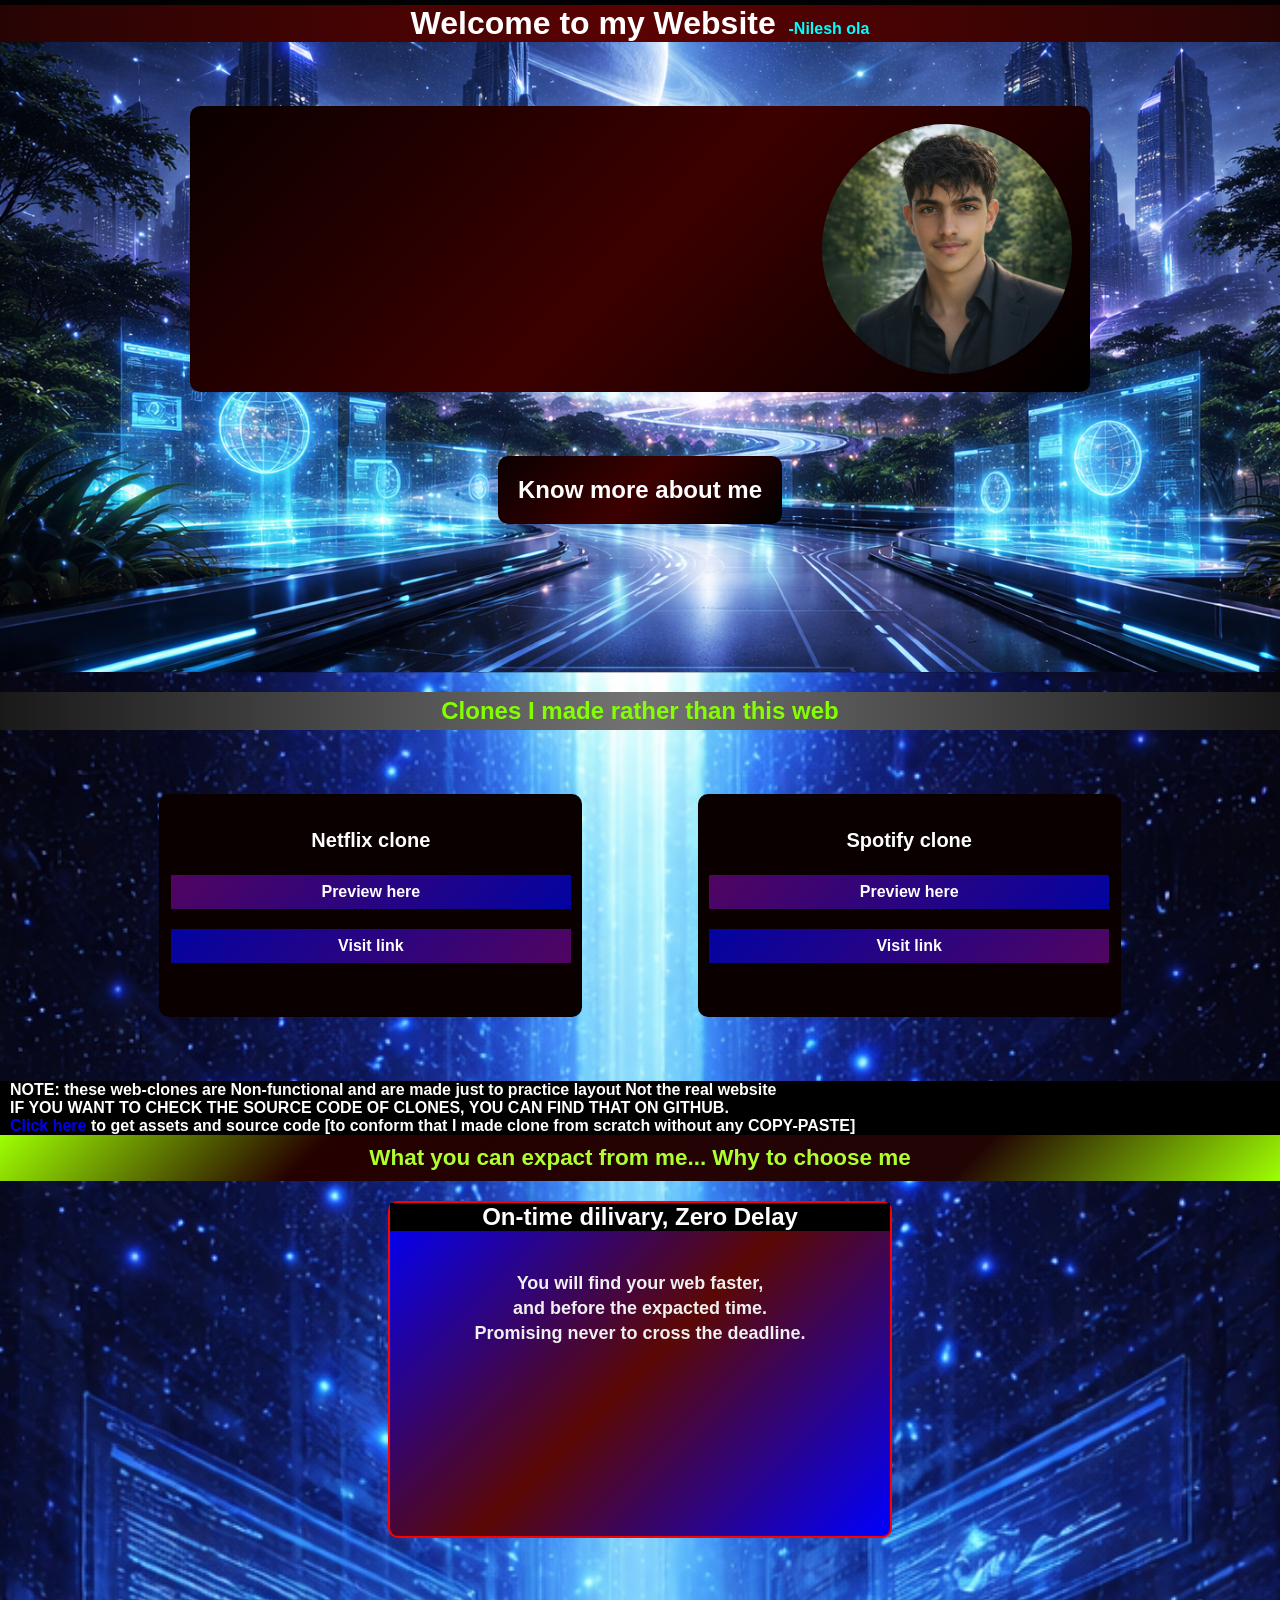
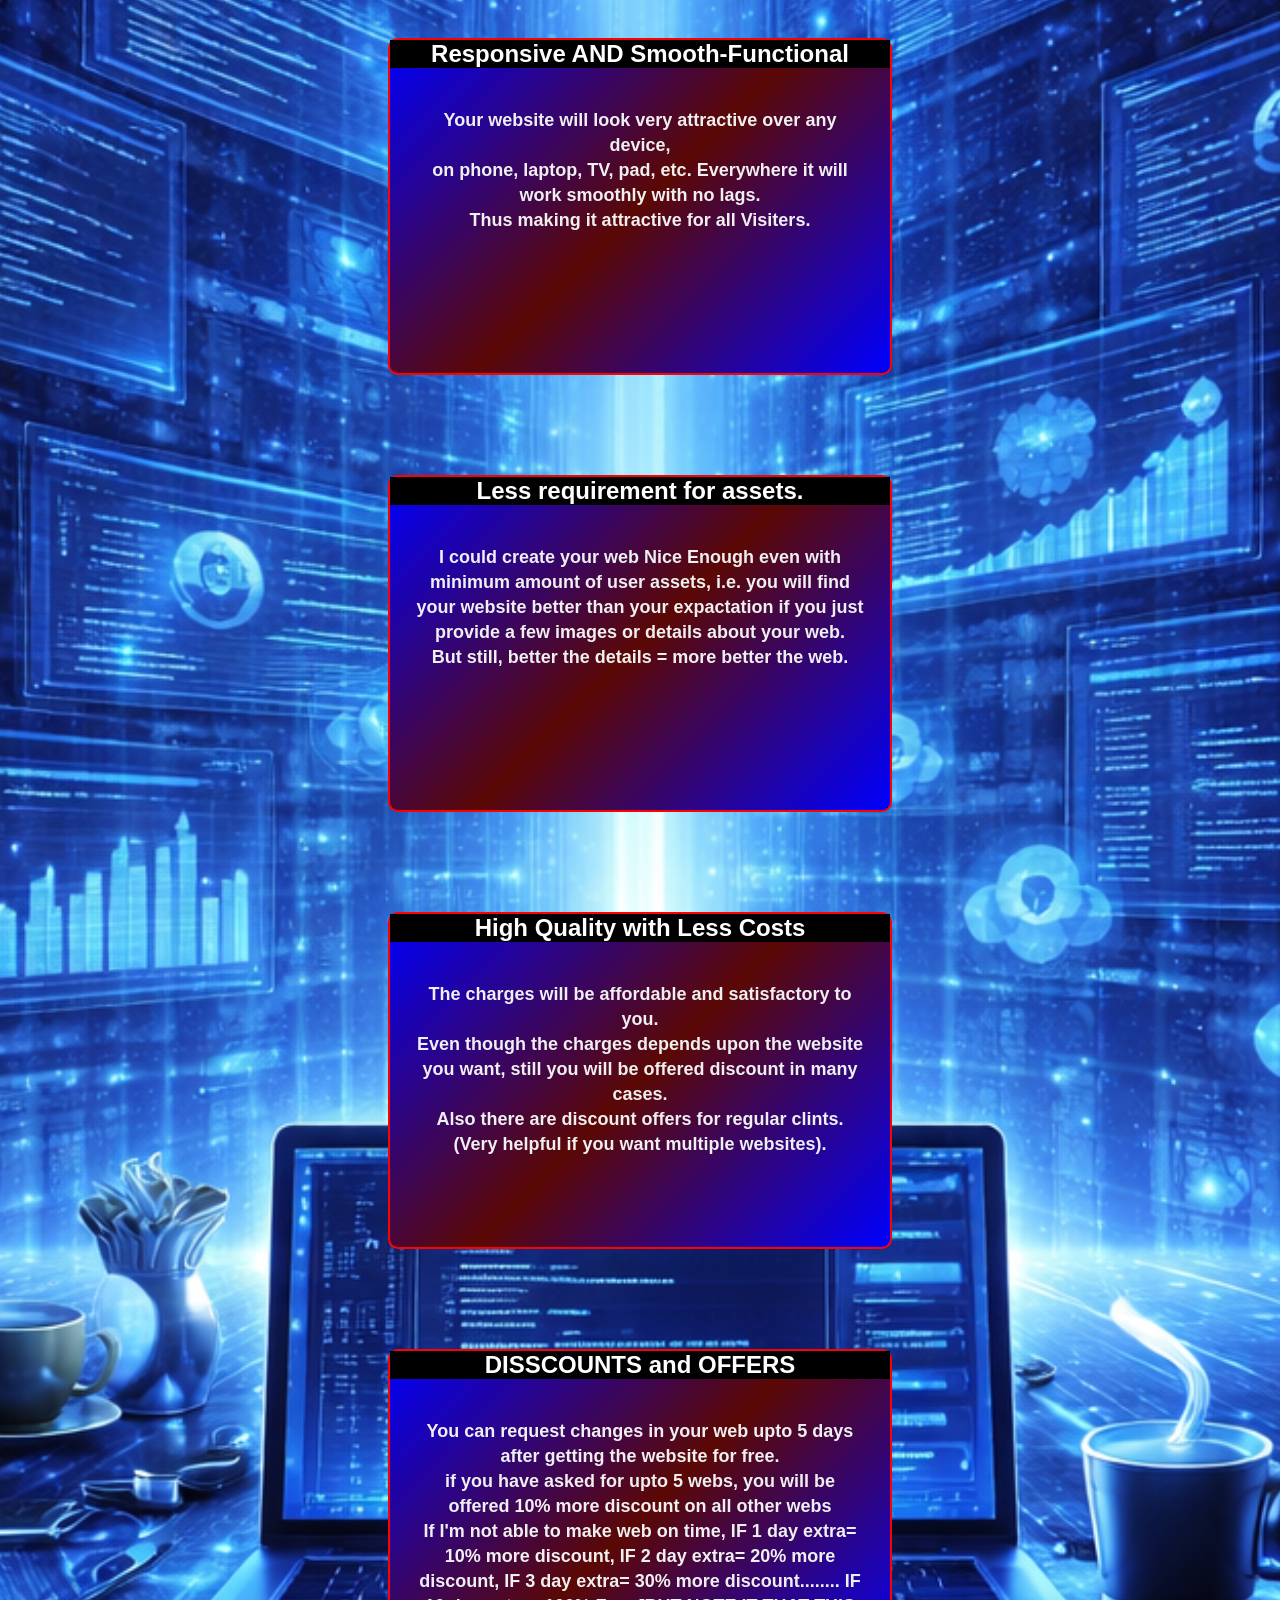
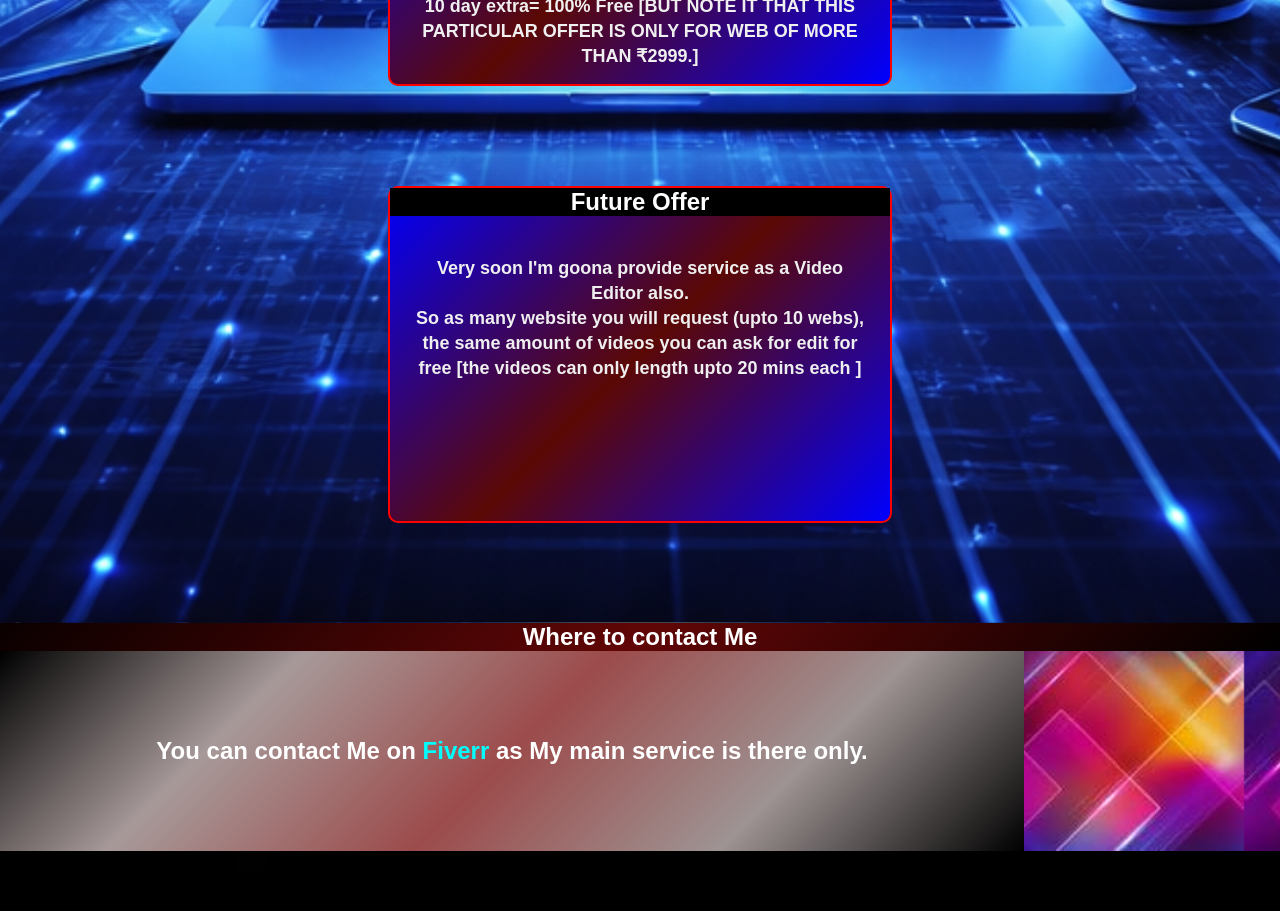
<file: index.html>
<!DOCTYPE html>
<html lang="en">

<head>
    <meta charset="UTF-8">
    <meta name="viewport" content="width=device-width, initial-scale=1.0">
    <title>Get Your Website With Full Satifaction- Nilesh ola</title>
</head>
<link rel="stylesheet" href="style.css">

<body>

    <header class="header">
        <h1>Welcome to my Website <h4 style="color: aqua;">-Nilesh ola</h4>
        </h1>
    </header>
    <header class="main-header">
        <section class="profile">
            <video id="background-video" autoplay muted src="assets/ScreenRec_2026-01-10 15-50-56 - Trim.mp4"></video>
            <img draggable="false" src="assets/profile-photo.jpg" alt="">
            </h3>
        </section>
        <section id="aboutme1" class="aboutme">
            <h1 title="What I do">Know more about me</h1>
        </section>

        <section id="aboutme2" class="aboutme">
<svg id="back1" xmlns="https://www.w3.org/2000/svg" width="24" height="24" viewBox="0 0 24 24" fill="none" stroke="currentColor" stroke-width="2" stroke-linecap="round" stroke-linejoin="round" class="feather feather-arrow-left"><line x1="19" y1="12" x2="5" y2="12"></line><polyline points="12 19 5 12 12 5"></polyline></svg>

            <p>Hello! I'm Nilesh Ola, a passionate web developer dedicated to creating stunning and functional websites.
                With a keen eye for design and a commitment to user experience, I strive to deliver websites that not
                only look great but also perform seamlessly across all devices. Whether you're looking for a personal
                blog, a business site, or an e-commerce platform, I'm here to bring your vision to life with full
                satisfaction. Let's build something amazing together!</p>
        </section>
    </header>
    <main>
        <section class="clones">
            <h2>Clones I made rather than this web</h2>
            <section class="clone-insider">
                <div class="webclone">
                    <h3>Netflix clone</h3>
                    <div> <a id="ph">
                            <h4 class="ph">Preview here</h4>
                        </a>
                        <a id="vl-1" >
                            <h4 class="vl">Visit link</h4>
                        </a>
                    </div>
                </div>
                <div class="webclone">
                    <h3>Spotify clone</h3>
                    <div> <a id="ph2" >
                            <h4 class="ph">Preview here</h4>
                        </a>
                        <a id="vl-2" >
                            <h4 class="vl">Visit link</h4>
                        </a>
                    </div>
                </div>
            </section>
            <button id="exit"><h1>EXIT</h1></button>
            <iframe id="iframe1" src="assets/Netflix clone" frameborder="0"></iframe>
            <iframe id="iframe2"  src="assets/a Spotify Clone" frameborder="0"></iframe>
            <h4 class="note-at-webclones-end">NOTE: these web-clones are Non-functional and are made just to practice layout Not the real website</h4>
            <h4  class="note-at-webclones-end"style="padding-block: 0;margin-block: 0;">IF YOU WANT TO CHECK THE SOURCE CODE OF CLONES, YOU CAN FIND THAT ON GITHUB.
            </h4 >
                <h4 class="note-at-webclones-end" style="padding-block: 0;margin-block: 0;"><a href="https://github.com/humanitythefuture/Nilesh-Ola">Click here</a> to get assets and source code [to conform that I made clone from scratch without any COPY-PASTE]</h4>
        </section>
        <article>
            <header class="article-header">
                <h3>What you can expact from me... Why to choose me</h3>
            </header>
            <section class="benifits">
                <img id="img1a" class="imgs" src="assets/img1-1.png" alt="">
                <img id="img1b" class="imgs" src="assets/img1-2.png" alt="">
            <section id="benifit1" class="benifit">
                <h2>On-time dilivary, Zero Delay</h2>
                <h5>
                    <p>You will find your web faster,</p>
                    <p>and before the expacted time.</p>
                    <p>Promising never to cross the deadline.</p>
                </h5>
            </section>

               <img id="img2a" class="imgs" src="assets/img2-1.png" alt="">
               <img id="img2b" class="imgs" src="assets/img2-2.png" alt="">
            <section id="benifit2" class="benifit">
                <h2>Responsive AND Smooth-Functional</h2>
                <h5>
                    <p>Your website will look very attractive over any device,</p>
                    <p>on phone, laptop, TV, pad, etc. Everywhere it will work smoothly with no lags.</p>
                    <p>Thus making it attractive for all Visiters.</p>
                </h5>
            </section>

               <img id="img3a" class="imgs" src="assets/img3-1.png" alt="">
               <img id="img3b" class="imgs" src="assets/img3-2.png" alt="">
            <section id="benifit3" class="benifit">
                <h2>Less requirement for assets.</h2>
                <h5>
                    <p>I could create your web Nice Enough even with</p>
                    <p>minimum amount of user assets, i.e. you will find your website better than your expactation if you just provide a few images or details about your web.</p>
                    <p>But still, better the details = more better the web. </p>
                </h5>
            </section>

               <img id="img4a" class="imgs" src="assets/img4-1.png" alt="">
               <img id="img4b" class="imgs" src="assets/img4-2.png" alt="">
            <section id="benifit4" class="benifit">
                <h2>High Quality with Less Costs</h2>
                <h5>
                    <p>The charges will be affordable and satisfactory to you.</p>
                    <p>Even though the charges depends upon the website you want, still you will be offered discount in many cases.</p>
                    <p>Also there are discount offers for regular clints. (Very helpful if you want multiple websites).</p>
                </h5>
            </section>

               <img id="img5a" class="imgs" src="assets/img5-1.png" alt="">
               <img id="img5b" class="imgs" src="assets/img5-2.png" alt="">
            <section id="benifit5" class="benifit">
                <h2>DISSCOUNTS and OFFERS</h2>
                <h5>
                    <p>You can request changes in your web upto 5 days after getting the website for free.</p>
                    <p>if you have asked for upto 5 webs, you will be offered 10% more discount on all other webs </p>
                    <p>If I'm not able to make web on time, IF 1 day extra= 10% more discount,  IF 2 day extra= 20% more discount,  IF 3 day extra= 30% more discount........  IF 10 day extra= 100% Free   [BUT NOTE IT THAT THIS PARTICULAR OFFER IS ONLY FOR WEB OF MORE THAN ₹2999.]</p>
                </h5>
            </section>
        
               <img id="img6a" class="imgs" src="assets/img6-1.png" alt="">
               <img id="img6b" class="imgs" src="assets/img6-2.png" alt="">
            <section id="benifit6" class="benifit">
                <h2>Future Offer</h2>
                <h5>
                    <p>Very soon I'm goona provide service as a Video Editor also.</p>
                    <p>So as many website you will request (upto 10 webs), </p>
                    <p>the same amount of videos you can ask for edit for free [the videos can only length upto 20 mins each ]
                    </p>
                </h5>
            </section>

            </section>
        </article>
    </main>
<footer>
    <h2>Where to contact Me</h2>
    <section>
        <section class="footer-box">
            <h4>
                You can contact Me on <a style="color: aqua;" href="">Fiverr</a>
                as My main service is there only.
            </h4>
        </section>
    </section>
</footer>

<div id="sorry">
    <h1>Sorry!</h1>
    <h3>This link is currently unavailable.</h3>
    <h3>Due to copyright issues, I can't publish  </h3>
    <h3> the clones openly.</h3>
    <h2>you can preview them here in this web, click <a id="sorry-preview-here">"preview here"</a> to preview</h2>
</div>

<pre>




</pre>



    <script src="right.js"></script>
</body>

</html>
</file>
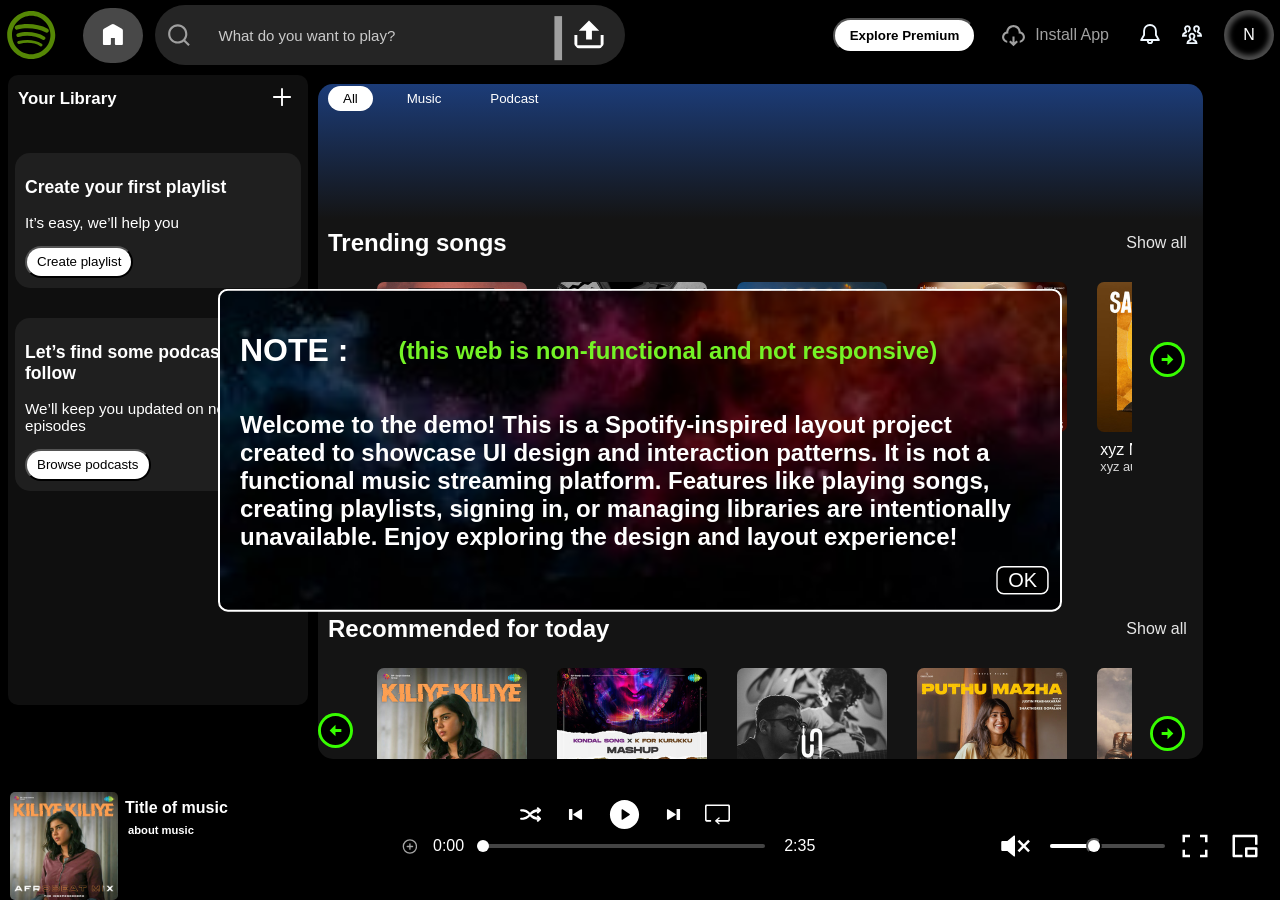
<file: assets/a Spotify Clone/index.html>
<!DOCTYPE html>
<html lang="en">

<head>
    <meta charset="UTF-8">
    <meta name="viewport" content="width=device-width, initial-scale=1.0">
    <title>Spotify</title>
    <link rel="stylesheet" href="style.css">
</head>

<body>
    <nav>
        <div class="flex-help-navbar-1">
            <!-- <div class="spotify-logo"> -->
            <svg class="spotify-logo" viewBox="0 0 24 24" fill="currentColor" xmlns="http://www.w3.org/2000/svg">
                <path
                    d="M12.001 2C17.551 2 22.001 6.5 22.001 12C22.001 17.5 17.501 22 12.001 22C6.50098 22 2.00098 17.5 2.00098 12C2.00098 6.5 6.50098 2 12.001 2ZM12.001 4C7.60555 4 4.00098 7.60457 4.00098 12C4.00098 16.3954 7.60555 20 12.001 20C16.3964 20 20.001 16.3954 20.001 12C20.001 7.58572 16.4276 4 12.001 4ZM15.751 16.65C13.401 15.2 10.451 14.8992 6.95014 15.6992C6.60181 15.8008 6.30098 15.55 6.20098 15.25C6.10098 14.8992 6.35098 14.6 6.65098 14.5C10.451 13.6492 13.751 14 16.351 15.6C16.701 15.75 16.7501 16.1492 16.6018 16.45C16.4018 16.7492 16.0518 16.85 15.751 16.65ZM16.7501 13.95C14.051 12.3 9.95098 11.8 6.80098 12.8C6.40181 12.9 5.95098 12.7 5.85098 12.3C5.75098 11.9 5.95098 11.4492 6.35098 11.3492C10.001 10.25 14.501 10.8008 17.601 12.7C17.9018 12.8508 18.051 13.35 17.8018 13.7C17.551 14.05 17.101 14.2 16.7501 13.95ZM6.30098 9.75083C5.80098 9.9 5.30098 9.6 5.15098 9.15C5.00098 8.64917 5.30098 8.15 5.75098 7.99917C9.30098 6.94917 15.151 7.14917 18.8518 9.35C19.301 9.6 19.451 10.2 19.201 10.65C18.9518 11.0008 18.351 11.1492 17.9018 10.9C14.701 9 9.35098 8.8 6.30098 9.75083Z" />
            </svg>
            <!-- </div> -->
            <div class="home-logo">
                <svg data-encore-id="icon" role="img" aria-hidden="true" class="e-91000-icon e-91000-baseline"
                    viewBox="0 0 24 24">
                    <path
                        d="M13.5 1.515a3 3 0 0 0-3 0L3 5.845a2 2 0 0 0-1 1.732V21a1 1 0 0 0 1 1h6a1 1 0 0 0 1-1v-6h4v6a1 1 0 0 0 1 1h6a1 1 0 0 0 1-1V7.577a2 2 0 0 0-1-1.732z">
                    </path>
                </svg>
            </div>
            <div id="search-bar">
                <div class="flex-help-searchbar-1">
                    <svg viewBox="0 0 24 24" fill="currentColor" xmlns="http://www.w3.org/2000/svg">
                        <path
                            d="M18.031 16.6168L22.3137 20.8995L20.8995 22.3137L16.6168 18.031C15.0769 19.263 13.124 20 11 20C6.032 20 2 15.968 2 11C2 6.032 6.032 2 11 2C15.968 2 20 6.032 20 11C20 13.124 19.263 15.0769 18.031 16.6168ZM16.0247 15.8748C17.2475 14.6146 18 12.8956 18 11C18 7.1325 14.8675 4 11 4C7.1325 4 4 7.1325 4 11C4 14.8675 7.1325 18 11 18C12.8956 18 14.6146 17.2475 15.8748 16.0247L16.0247 15.8748Z" />
                    </svg>

                    <input id="input-search" placeholder="What do you want to play? " type="text">
                </div>
                <div class="flex-help-searchbar-2">|
                    <svg viewBox="0 0 24 24" fill="currentColor" style="fill: white;"
                        xmlns="http://www.w3.org/2000/svg">
                        <path
                            d="M4 19H20V12H22V20C22 20.5523 21.5523 21 21 21H3C2.44772 21 2 20.5523 2 20V12H4V19ZM14 9V15H10V9H5L12 2L19 9H14Z" />
                    </svg>
                </div>
            </div>
        </div>
        <div class="nav-right-things">

            <button class="explore-premium">Explore Premium</button>
            <a href="/" class="install-app"><svg viewBox="0 0 24 24" fill="currentColor"
                    xmlns="http://www.w3.org/2000/svg">
                    <path
                        d="M13 13V18.585L14.8284 16.7574L16.2426 18.1716L12 22.4142L7.75736 18.1716L9.17157 16.7574L11 18.585V13H13ZM12 2C15.5934 2 18.5544 4.70761 18.9541 8.19395C21.2858 8.83154 23 10.9656 23 13.5C23 16.3688 20.8036 18.7246 18.0006 18.9776L18.0009 16.9644C19.6966 16.7214 21 15.2629 21 13.5C21 11.567 19.433 10 17.5 10C17.2912 10 17.0867 10.0183 16.8887 10.054C16.9616 9.7142 17 9.36158 17 9C17 6.23858 14.7614 4 12 4C9.23858 4 7 6.23858 7 9C7 9.36158 7.03838 9.7142 7.11205 10.0533C6.91331 10.0183 6.70879 10 6.5 10C4.567 10 3 11.567 3 13.5C3 15.2003 4.21241 16.6174 5.81986 16.934L6.00005 16.9646L6.00039 18.9776C3.19696 18.7252 1 16.3692 1 13.5C1 10.9656 2.71424 8.83154 5.04648 8.19411C5.44561 4.70761 8.40661 2 12 2Z" />
                </svg>&nbsp; Install App</a>

            <button class="bell-icon"><svg data-encore-id="icon" role="img" aria-hidden="true"
                    class="e-91000-icon e-91000-baseline" viewBox="0 0 16 16"
                    style="--encore-icon-height: var(--encore-graphic-size-decorative-smaller); --encore-icon-width: var(--encore-graphic-size-decorative-smaller);">
                    <path
                        d="M8 1.5a4 4 0 0 0-4 4v3.27a.75.75 0 0 1-.1.373L2.255 12h11.49L12.1 9.142a.75.75 0 0 1-.1-.374V5.5a4 4 0 0 0-4-4m-5.5 4a5.5 5.5 0 0 1 11 0v3.067l2.193 3.809a.75.75 0 0 1-.65 1.124H10.5a2.5 2.5 0 0 1-5 0H.957a.75.75 0 0 1-.65-1.124L2.5 8.569zm4.5 8a1 1 0 1 0 2 0z">
                    </path>
                </svg></button>

            <button class="people-icon"><svg data-encore-id="icon" role="img" aria-hidden="true"
                    class="e-91000-icon e-91000-baseline" viewBox="0 0 16 16"
                    style="--encore-icon-height: var(--encore-graphic-size-decorative-smaller); --encore-icon-width: var(--encore-graphic-size-decorative-smaller);">
                    <path
                        d="M3.849 10.034c-.021-.465.026-.93.139-1.381H1.669c.143-.303.375-.556.665-.724l.922-.532a1.63 1.63 0 0 0 .436-2.458 1.8 1.8 0 0 1-.474-1.081q-.014-.287.057-.563a1.12 1.12 0 0 1 .627-.7 1.2 1.2 0 0 1 .944 0q.225.1.392.281c.108.12.188.263.237.417q.074.276.057.561a1.8 1.8 0 0 1-.475 1.084 1.6 1.6 0 0 0-.124 1.9c.36-.388.792-.702 1.272-.927v-.015c.48-.546.768-1.233.821-1.958a3.2 3.2 0 0 0-.135-1.132 2.657 2.657 0 0 0-5.04 0c-.111.367-.157.75-.135 1.133.053.724.341 1.41.821 1.955A.13.13 0 0 1 2.565 6a.13.13 0 0 1-.063.091l-.922.532A3.2 3.2 0 0 0-.004 9.396v.75h3.866c.001-.033-.01-.071-.013-.112m10.568-3.4-.922-.532a.13.13 0 0 1-.064-.091.12.12 0 0 1 .028-.1c.48-.546.768-1.233.821-1.958a3.3 3.3 0 0 0-.135-1.135A2.64 2.64 0 0 0 12.7 1.233a2.67 2.67 0 0 0-3.042.64 2.65 2.65 0 0 0-.554.948c-.11.367-.156.75-.134 1.133.053.724.341 1.41.821 1.955.005.006 0 .011 0 .018.48.225.911.54 1.272.927a1.6 1.6 0 0 0-.125-1.907 1.8 1.8 0 0 1-.474-1.081q-.015-.287.057-.563a1.12 1.12 0 0 1 .627-.7 1.2 1.2 0 0 1 .944 0q.225.1.392.281.162.182.236.413c.05.184.07.375.058.565a1.8 1.8 0 0 1-.475 1.084 1.633 1.633 0 0 0 .438 2.456l.922.532c.29.169.52.421.664.724h-2.319c.113.452.16.918.139 1.383 0 .04-.013.078-.017.117h3.866v-.75a3.2 3.2 0 0 0-1.58-2.778v.004zm-3.625 6-.922-.532a.13.13 0 0 1-.061-.144.1.1 0 0 1 .025-.047 3.33 3.33 0 0 0 .821-1.958 3.2 3.2 0 0 0-.135-1.132 2.657 2.657 0 0 0-5.041 0c-.11.367-.156.75-.134 1.133.053.724.341 1.41.821 1.955a.13.13 0 0 1 .028.106.13.13 0 0 1-.063.091l-.922.532a3.2 3.2 0 0 0-1.584 2.773v.75h8.75v-.75a3.2 3.2 0 0 0-1.583-2.781zm-5.5 2.023c.143-.303.375-.556.665-.724l.922-.532a1.63 1.63 0 0 0 .436-2.458 1.8 1.8 0 0 1-.474-1.081q-.015-.287.057-.563a1.12 1.12 0 0 1 .627-.7 1.2 1.2 0 0 1 .944 0q.225.1.392.281c.108.12.188.263.237.417q.073.276.057.561a1.8 1.8 0 0 1-.475 1.084 1.632 1.632 0 0 0 .438 2.456l.922.532c.29.169.52.421.664.724z">
                    </path>
                </svg></button>
            <button class="profile">
                <div>N</div>
            </button>
        </div>
    </nav>
    <main>
        <div class="side-panel">
            <div class="your-library">
                <h2> Your Library</h2>
                <button class="plus-button"><svg data-encore-id="icon" role="img" aria-hidden="true"
                        class="e-91000-icon e-91000-baseline yoyv1_1LPucwCXYDe5AN" viewBox="0 0 16 16"
                        style="--encore-icon-height: var(--encore-graphic-size-decorative-smaller); --encore-icon-width: var(--encore-graphic-size-decorative-smaller);">
                        <path
                            d="M15.25 8a.75.75 0 0 1-.75.75H8.75v5.75a.75.75 0 0 1-1.5 0V8.75H1.5a.75.75 0 0 1 0-1.5h5.75V1.5a.75.75 0 0 1 1.5 0v5.75h5.75a.75.75 0 0 1 .75.75">
                        </path>
                    </svg></button>
            </div>
            <section class="library-section">
                <h2>Create your first playlist</h2>
                <h3>It’s easy, we’ll help you</h3>
                <button id="create-playlist-button">Create playlist</button>
            </section>
            <section class="library-section">
                <h2>Let’s find some podcasts to follow</h2>
                <h3>We’ll keep you updated on new episodes</h3>
                <button id="create-playlist-button">Browse podcasts</button>
            </section>
        </div>
        <div id="hero-section" class="hero-section">
            <div class="hero-section-header">
                <button id="header-button1">All</button>
                <button id="header-button2">Music</button>
                <button id="header-button3">Podcast</button>
            </div>
            <div class="trending-songs">
                <div class="div-svg"><svg id="left-btn-1" viewBox="0 0 24 24" fill="currentColor" xmlns="http://www.w3.org/2000/svg">
                        <path
                            d="M12 2C17.52 2 22 6.48 22 12C22 17.52 17.52 22 12 22C6.48 22 2 17.52 2 12C2 6.48 6.48 2 12 2ZM12 11V8L8 12L12 16V13H16V11H12Z" />
                    </svg></div>
                    <div class="div-svg-2" ><svg id="right-btn-1" viewBox="0 0 24 24" fill="currentColor" xmlns="http://www.w3.org/2000/svg">
                        <path
                            d="M12 2C17.52 2 22 6.48 22 12C22 17.52 17.52 22 12 22C6.48 22 2 17.52 2 12C2 6.48 6.48 2 12 2ZM12 11H8V13H12V16L16 12L12 8V11Z" />
                    </svg>
                </div>
                <div class="flex-help-all-songs">
                    <h2>Trending songs</h2>
                    <button id="show-all-1" class="show-all">Show all</button>
                    <button id="show-less-1" style="display: none;" class="show-all">Show less</button>
                </div>
                <div id="trending-songs-head" class="songs-head">


                    <div class="songs">
                        <img src="assets/trending-songs-1.jfif" alt="">
                        <h3>Gulaab</h3>
                        <h4>AMR8, Praagya, Srijjan</h4>
                    </div>
                    <div class="songs">
                        <img src="assets/trending-songs-2.jfif" alt="">
                        <h3>Gulaab</h3>
                        <h4>AMR8, Praagya, Srijjan</h4>
                    </div>
                    <div class="songs">
                        <img src="assets/trending-songs-3.jfif" alt="">
                        <h3>Gulaab</h3>
                        <h4>AMR8, Praagya, Srijjan</h4>
                    </div>
                    <div class="songs">
                        <img src="assets/trending-songs-4.jfif" alt="">
                        <h3>Gulaab</h3>
                        <h4>AMR8, Praagya, Srijjan</h4>
                    </div>
                    <div class="songs">
                        <img src="assets/trending-songs-5.jfif" alt="">
                        <h3>Gulaab</h3>
                        <h4>AMR8, Praagya, Srijjan</h4>
                    </div>
                    <div class="songs">
                        <img src="assets/trending-songs-6.jfif" alt="">
                        <h3>Gulaab</h3>
                        <h4>AMR8, Praagya, Srijjan</h4>
                    </div>
                    <div class="songs">
                        <img src="assets/trending-songs-7.jfif" alt="">
                        <h3>Gulaab</h3>
                        <h4>AMR8, Praagya, Srijjan</h4>
                    </div>
                    <div class="songs">
                        <img src="assets/trending-songs-8.jfif" alt="">
                        <h3>Gulaab</h3>
                        <h4>AMR8, Praagya, Srijjan</h4>
                    </div>
                    <div class="songs">
                        <img src="assets/trending-songs-9.jfif" alt="">
                        <h3>Gulaab</h3>
                        <h4>AMR8, Praagya, Srijjan</h4>
                    </div>

                </div>
            </div>
            <div class="recommended-songs">
                <div class="div-svg"><svg id="left-btn-2" viewBox="0 0 24 24" fill="currentColor" xmlns="http://www.w3.org/2000/svg">
                        <path
                            d="M12 2C17.52 2 22 6.48 22 12C22 17.52 17.52 22 12 22C6.48 22 2 17.52 2 12C2 6.48 6.48 2 12 2ZM12 11V8L8 12L12 16V13H16V11H12Z" />
                    </svg></div>
                    <div class="div-svg-2" ><svg id="right-btn-2" viewBox="0 0 24 24" fill="currentColor" xmlns="http://www.w3.org/2000/svg">
                        <path
                            d="M12 2C17.52 2 22 6.48 22 12C22 17.52 17.52 22 12 22C6.48 22 2 17.52 2 12C2 6.48 6.48 2 12 2ZM12 11H8V13H12V16L16 12L12 8V11Z" />
                    </svg>
                </div>
                <h6>Inspired by your recent activity</h6>
                <div class="flex-help-all-songs">
                    <h2>Recommended for today</h2>
                    <button id="show-all-2" class="show-all">Show all</button>
                    <button id="show-less-2" style="display: none;" class="show-all">Show less</button>
                </div>
                <div id="rs-head" class="songs-head">

                    <div class="songs">
                        <img src="assets/1.jfif" alt="">
                        <h3>Gulaab</h3>
                        <h4>AMR8, Praagya, Srijjan</h4>
                    </div>
                    <div class="songs">
                        <img src="assets/2.jfif" alt="">
                        <h3>Gulaab</h3>
                        <h4>AMR8, Praagya, Srijjan</h4>
                    </div>
                    <div class="songs">
                        <img src="assets/3.jfif" alt="">
                        <h3>Gulaab</h3>
                        <h4>AMR8, Praagya, Srijjan</h4>
                    </div>
                    <div class="songs">
                        <img src="assets/4.jfif" alt="">
                        <h3>Gulaab</h3>
                        <h4>AMR8, Praagya, Srijjan</h4>
                    </div>
                    <div class="songs">
                        <img src="assets/5.jfif" alt="">
                        <h3>Gulaab</h3>
                        <h4>AMR8, Praagya, Srijjan</h4>
                    </div>
                    <div class="songs">
                        <img src="assets/6.jfif" alt="">
                        <h3>Gulaab</h3>
                        <h4>AMR8, Praagya, Srijjan</h4>
                    </div>
                    <div class="songs">
                        <img src="assets/7.jfif" alt="">
                        <h3>Gulaab</h3>
                        <h4>AMR8, Praagya, Srijjan</h4>
                    </div>
                    <div class="songs">
                        <img src="assets/8.jfif" alt="">
                        <h3>Gulaab</h3>
                        <h4>AMR8, Praagya, Srijjan</h4>
                    </div>
                    <div class="songs">
                        <img src="assets/9.jfif" alt="">
                        <h3>Gulaab</h3>
                        <h4>AMR8, Praagya, Srijjan</h4>
                    </div>
                    <div class="songs">
                        <img src="assets/10.jfif" alt="">
                        <h3>Gulaab</h3>
                        <h4>AMR8, Praagya, Srijjan</h4>
                    </div>
                </div>
            </div>
            <div class="recent-songs">
               
                <div class="flex-help-all-songs">
                    <h2>Recently played</h2>
                    <button id="show-all-3" class="show-all">Show all</button>
                    <button id="show-less-3" style="display: none;" class="show-all">Show less</button>
                </div>
                <div id="rps-head" class="songs-head">

                    <div class="songs">
                        <img src="assets/8.jfif" alt="">
                        <h3>Gulaab</h3>
                        <h4>AMR8, Praagya, Srijjan</h4>
                    </div>
                    <div class="songs">
                        <img src="assets/1.jfif" alt="">
                        <h3>Gulaab</h3>
                        <h4>AMR8, Praagya, Srijjan</h4>
                    </div>
                </div>
            </div>
            <div class="popular-artists">
                <div class="div-svg"><svg id="left-btn-3" viewBox="0 0 24 24" fill="currentColor" xmlns="http://www.w3.org/2000/svg">
                        <path
                            d="M12 2C17.52 2 22 6.48 22 12C22 17.52 17.52 22 12 22C6.48 22 2 17.52 2 12C2 6.48 6.48 2 12 2ZM12 11V8L8 12L12 16V13H16V11H12Z" />
                    </svg></div>
                    <div class="div-svg-2">
                        <svg id="right-btn-3" viewBox="0 0 24 24" fill="currentColor" xmlns="http://www.w3.org/2000/svg">
                        <path
                            d="M12 2C17.52 2 22 6.48 22 12C22 17.52 17.52 22 12 22C6.48 22 2 17.52 2 12C2 6.48 6.48 2 12 2ZM12 11H8V13H12V16L16 12L12 8V11Z" />
                    </svg>
                    </div>
                <div class="flex-help-all-songs">
                    <h2>Popular artists</h2>
                    <button id="show-all-4" class="show-all">Show all</button>
                    <button id="show-less-4" style="display: none;" class="show-all">Show less</button>
                </div>
                <div id="pa-head" class="artist-head">

                    <div class="artists">
                        <div><img src="assets/artists1.jfif" alt=""></div>
                        <h3>xyz Name</h3>
                        <h4>artist</h4>
                    </div>
                    <div class="artists">
                        <div><img src="assets/artists2.jfif" alt=""></div>
                        <h3>xyz Name</h3>
                        <h4>artist</h4>
                    </div>
                    <div class="artists">
                        <div><img src="assets/artists3.jfif" alt=""></div>
                        <h3>xyz Name</h3>
                        <h4>artist</h4>
                    </div>
                    <div class="artists">
                        <div><img src="assets/artists4.jfif" alt=""></div>
                        <h3>xyz Name</h3>
                        <h4>artist</h4>
                    </div>
                    <div class="artists">
                        <div><img src="assets/artists5.jfif" alt=""></div>
                        <h3>xyz Name</h3>
                        <h4>artist</h4>
                    </div>
                    <div class="artists">
                        <div><img src="assets/artists6.jfif" alt=""></div>
                        <h3>xyz Name</h3>
                        <h4>artist</h4>
                    </div>
                    <div class="artists">
                        <div><img src="assets/artists7.jfif" alt=""></div>
                        <h3>xyz Name</h3>
                        <h4>artist</h4>
                    </div>
                    <div class="artists">
                        <div><img src="assets/artists8.jfif" alt=""></div>
                        <h3>xyz Name</h3>
                        <h4>artist</h4>
                    </div>
                    <div class="artists">
                        <div><img src="assets/artists9.jfif" alt=""></div>
                        <h3>xyz Name</h3>
                        <h4>artist</h4>
                    </div>
                    <div class="artists">
                        <div><img src="assets/artists10.jfif" alt=""></div>
                        <h3>xyz Name</h3>
                        <h4>artist</h4>
                    </div>
                </div>
            </div>
            <div class="charts">
                <div class="div-svg"><svg id="left-btn-4" viewBox="0 0 24 24" fill="currentColor" xmlns="http://www.w3.org/2000/svg">
                        <path
                            d="M12 2C17.52 2 22 6.48 22 12C22 17.52 17.52 22 12 22C6.48 22 2 17.52 2 12C2 6.48 6.48 2 12 2ZM12 11V8L8 12L12 16V13H16V11H12Z" />
                    </svg></div>
                    <div class="div-svg-2" ><svg id="right-btn-4" viewBox="0 0 24 24" fill="currentColor" xmlns="http://www.w3.org/2000/svg">
                        <path
                            d="M12 2C17.52 2 22 6.48 22 12C22 17.52 17.52 22 12 22C6.48 22 2 17.52 2 12C2 6.48 6.48 2 12 2ZM12 11H8V13H12V16L16 12L12 8V11Z" />
                    </svg>
                </div>
                <div class="flex-help-all-songs">
                    <h2>Charts</h2>
                    <button id="show-all-5" class="show-all">Show all</button>
                    <button id="show-less-5" style="display: none;" class="show-all">Show less</button>
                </div>
                <div id="c-head" class="charts-head">

                    <div class="chart">
                        <img src="assets/charts1.jfif" alt="">
                        <h3></h3>
                        <h4></h4>
                    </div>
                    <div class="chart">
                        <img src="assets/charts2.jfif" alt="">
                        <h3></h3>
                        <h4></h4>
                    </div>
                    <div class="chart">
                        <img src="assets/charts3.jfif" alt="">
                        <h3></h3>
                        <h4></h4>
                    </div>
                    <div class="chart">
                        <img src="assets/charts5.jfif" alt="">
                        <h3></h3>
                        <h4></h4>
                    </div>
                    <div class="chart">
                        <img src="assets/charts6.jfif" alt="">
                        <h3></h3>
                        <h4></h4>
                    </div>
                    <div class="chart">
                        <img src="assets/charts7.webp" alt="">
                        <h3></h3>
                        <h4></h4>
                    </div>
                    <div class="chart">
                        <img src="assets/charts8.jfif" alt="">
                        <h3></h3>
                        <h4></h4>
                    </div>
                </div>

            </div>
        </div>
        <div class="bottom-music-panel">
            <div class="flex-help-1-bottom-panel">
                <img id="img-2-forjs" src="assets/1.jfif" alt="">
                <div class="bottom-panel-text">
                    <h3>Title of music</h3>
                    <h4>about music</h4>
                </div>
                <svg id="plus-button-bottom-music-panel" xmlns="http://www.w3.org/2000/svg" width="24" height="24"
                    viewBox="0 0 24 24" fill="none" stroke="currentColor" stroke-width="2" stroke-linecap="round"
                    stroke-linejoin="round" class="feather feather-plus-circle">
                    <circle cx="12" cy="12" r="10"></circle>
                    <line x1="12" y1="8" x2="12" y2="16"></line>
                    <line x1="8" y1="12" x2="16" y2="12"></line>
                </svg>
            </div>
            <div class="flex-help-2-bottom-panel">
                <div class="controls">
                    <div class="controls-buttons">
                        <svg style="background-color: black;" xmlns="http://www.w3.org/2000/svg" fill="#000000"
                            width="800px" height="800px" viewBox="0 0 24 24" id="shuffle" data-name="Flat Line"
                            class="icon flat-line">
                            <path id="primary" d="M3,8H5.28a6,6,0,0,1,4.51,2.05L13.21,14A6,6,0,0,0,17.72,16H21"
                                style="fill: #ffffff;stroke: rgb(255 255 255);stroke-linecap: round;stroke-linejoin: round;stroke-width: 2;" />
                            <polyline id="primary-2" data-name="primary" points="19 14 21 16 19 18"
                                style="fill: none;stroke: rgb(255 255 255);stroke-linecap: round;stroke-linejoin: round;stroke-width: 2;" />
                            <path id="primary-3" data-name="primary"
                                d="M21,8H17.72a6,6,0,0,0-4.51,2.05L9.79,14A6,6,0,0,1,5.28,16H3"
                                style="fill: white;stroke: rgb(255 255 255);stroke-linecap: round;stroke-linejoin: round;stroke-width: 2;" />
                            <polyline id="primary-4" data-name="primary" points="19 6 21 8 19 10"
                                style="fill: none;stroke: rgb(255 255 255);stroke-linecap: round;stroke-linejoin: round;stroke-width: 2;" />
                        </svg>
                        <svg height="34px" width="34px" version="1.1" id="Layer_1" xmlns="http://www.w3.org/2000/svg"
                            xmlns:xlink="http://www.w3.org/1999/xlink" viewBox="0 0 496.158 496.158"
                            xml:space="preserve">
                            <path style="fill:#000000;" d="M0,248.085C0,111.063,111.07,0.002,248.076,0.002c137.012,0,248.082,111.061,248.082,248.082
	c0,137.002-111.07,248.071-248.082,248.071C111.07,496.155,0,385.086,0,248.085z" />
                            <g>
                                <path style="fill:#FFFFFF;" d="M208.121,236.937l149.525-91.812c4.082-2.506,9.453-2.615,13.633-0.275
		c4.254,2.379,6.896,6.887,6.896,11.762v182.901c0,4.867-2.633,9.369-6.877,11.754c-2.01,1.129-4.293,1.727-6.602,1.727
		c-2.475,0-4.9-0.682-7.012-1.969l-149.523-91.088c-3.98-2.424-6.459-6.826-6.467-11.489
		C201.687,243.787,204.15,239.375,208.121,236.937z" />
                                <path style="fill:#FFFFFF;" d="M126.564,139.057h51.508c4.74,0,8.584,3.844,8.584,8.584v200.877c0,4.74-3.844,8.584-8.584,8.584
		h-51.508c-4.74,0-8.582-3.844-8.582-8.584V147.64C117.982,142.9,121.824,139.057,126.564,139.057z" />
                            </g>
                        </svg>
                        <svg id="pause-button" style="width: 35px; height: 45px; display: none;" viewBox="0 0 24 24"
                            fill="currentColor" xmlns="http://www.w3.org/2000/svg">
                            <path
                                d="M12 22C6.47715 22 2 17.5228 2 12C2 6.47715 6.47715 2 12 2C17.5228 2 22 6.47715 22 12C22 17.5228 17.5228 22 12 22ZM9 9V15H11V9H9ZM13 9V15H15V9H13Z" />
                        </svg>
                        <svg id="play-button" style="width: 35px; height: 45px; display: block;" viewBox="0 0 24 24"
                            fill="currentColor" xmlns="http://www.w3.org/2000/svg">
                            <path
                                d="M12 22C6.47715 22 2 17.5228 2 12C2 6.47715 6.47715 2 12 2C17.5228 2 22 6.47715 22 12C22 17.5228 17.5228 22 12 22ZM10.6219 8.41459C10.5562 8.37078 10.479 8.34741 10.4 8.34741C10.1791 8.34741 10 8.52649 10 8.74741V15.2526C10 15.3316 10.0234 15.4088 10.0672 15.4745C10.1897 15.6583 10.4381 15.708 10.6219 15.5854L15.5008 12.3328C15.5447 12.3035 15.5824 12.2658 15.6117 12.2219C15.7343 12.0381 15.6846 11.7897 15.5008 11.6672L10.6219 8.41459Z" />
                        </svg>

                        <svg height="34px" width="34px" version="1.1" id="Layer_1" xmlns="http://www.w3.org/2000/svg"
                            xmlns:xlink="http://www.w3.org/1999/xlink" viewBox="0 0 496.158 496.158"
                            xml:space="preserve">
                            <path style="fill:#000000;" d="M496.158,248.085c0-137.021-111.07-248.082-248.076-248.082C111.07,0.002,0,111.062,0,248.085
	c0,137.002,111.07,248.071,248.083,248.071C385.088,496.155,496.158,385.086,496.158,248.085z" />
                            <g>
                                <path style="fill:#FFFFFF;" d="M288.037,236.937l-149.525-91.812c-4.082-2.506-9.453-2.615-13.632-0.275
		c-4.255,2.379-6.897,6.887-6.897,11.762v182.901c0,4.867,2.634,9.369,6.877,11.754c2.011,1.129,4.294,1.727,6.603,1.727
		c2.475,0,4.899-0.682,7.011-1.969l149.523-91.088c3.98-2.424,6.459-6.826,6.467-11.489
		C294.47,243.787,292.008,239.375,288.037,236.937z" />
                                <path style="fill:#FFFFFF;" d="M369.593,139.057h-51.507c-4.741,0-8.584,3.844-8.584,8.584v200.877c0,4.74,3.843,8.584,8.584,8.584
		h51.507c4.74,0,8.583-3.844,8.583-8.584V147.64C378.176,142.9,374.333,139.057,369.593,139.057z" />
                            </g>
                        </svg>
                        <svg fill="white" width="30px" height="30px" viewBox="0 0 1024 1024"
                            xmlns="http://www.w3.org/2000/svg">
                            <path
                                d="M960 101.84l-896.002.002c-35.344 0-64 28.656-64 64v576c0 35.36 28.656 64 64 64h160c20.496 0 32-26.32 32-31.984v-.016c0-5.824-10.88-32.416-32-32.416h-120.96c-21.376 0-38.72-17.344-38.72-38.72V206.002c0-21.391 17.328-38.72 38.72-38.72l818.272-1.007c21.376 0 38.72 17.328 38.72 38.72V702.69c0 21.376-17.344 38.72-38.72 38.72H518.142l75.984-68.912c9.344-8.944 12.369-23.408 3.025-32.336l-5.472-8.064c-9.376-8.945-24.496-8.945-33.84 0L428.111 750.53c-.192.16-.368.224-.528.368l-8.48 8.096c-4.672 4.431-7.008 10.335-6.976 16.223-.032 5.904 2.288 11.777 6.977 16.288l8.48 8.096c.16.16.368.192.528.336L555.84 915.44c9.344 8.944 24.464 8.944 33.84 0l5.472-8.065c9.344-8.944 6.32-23.44-3.025-32.368l-77.135-69.168H960c35.343 0 64-28.64 64-64v-576c0-35.344-28.657-64-64-64z" />
                        </svg>
                    </div>
                    <div class="timer">
                        <span id="timer-js-span">0:00</span>
                        <div>
                            <div id="timer-js"><button></button></div>
                        </div>
                        <span id="timer-js-span-2">2:35</span>
                    </div>
                </div>
            </div>
            <div class="flex-help-3-bottom-panel">
                <div class="other-bottom-panel-buttons">
                    <div class="volume">
                        <svg viewBox="0 0 24 24" fill="currentColor" xmlns="http://www.w3.org/2000/svg">
                            <path
                                d="M5.88889 16.0001H2C1.44772 16.0001 1 15.5524 1 15.0001V9.00007C1 8.44778 1.44772 8.00007 2 8.00007H5.88889L11.1834 3.66821C11.3971 3.49335 11.7121 3.52485 11.887 3.73857C11.9601 3.8279 12 3.93977 12 4.05519V19.9449C12 20.2211 11.7761 20.4449 11.5 20.4449C11.3846 20.4449 11.2727 20.405 11.1834 20.3319L5.88889 16.0001ZM20.4142 12.0001L23.9497 15.5356L22.5355 16.9498L19 13.4143L15.4645 16.9498L14.0503 15.5356L17.5858 12.0001L14.0503 8.46454L15.4645 7.05032L19 10.5859L22.5355 7.05032L23.9497 8.46454L20.4142 12.0001Z" />
                        </svg>
                        <div>
                            <div><button></button></div>
                        </div>
                    </div>
                    <svg viewBox="0 0 24 24" fill="currentColor" xmlns="http://www.w3.org/2000/svg">
                        <path
                            d="M16 3H22V9H20V5H16V3ZM2 3H8V5H4V9H2V3ZM20 19V15H22V21H16V19H20ZM4 19H8V21H2V15H4V19Z" />
                    </svg>
                    <svg viewBox="0 0 24 24" fill="currentColor" xmlns="http://www.w3.org/2000/svg">
                        <path
                            d="M21 3C21.5523 3 22 3.44772 22 4V11H20V5H4V19H10V21H3C2.44772 21 2 20.5523 2 20V4C2 3.44772 2.44772 3 3 3H21ZM21 13C21.5523 13 22 13.4477 22 14V20C22 20.5523 21.5523 21 21 21H13C12.4477 21 12 20.5523 12 20V14C12 13.4477 12.4477 13 13 13H21ZM20 15H14V19H20V15Z" />
                    </svg>

                </div>
            </div>
        </div>

        <div id="forjs-music-panel" class="forjs-music-panel">
            <svg id="back-button-forjs" xmlns="http://www.w3.org/2000/svg" width="24" height="24" viewBox="0 0 24 24"
                fill="none" stroke="currentColor" stroke-width="2" stroke-linecap="round" stroke-linejoin="round"
                class="feather feather-arrow-left">
                <line x1="19" y1="12" x2="5" y2="12"></line>
                <polyline points="12 19 5 12 12 5"></polyline>
            </svg>
            <div class="music-bar-forjs">
                <img id="img-1-forjs" src="assets/1.jfif" alt="">
                <div class="title-music-bar-forjs">
                    <h5>album</h5>
                    <h1>XYZ -Song Name</h1>
                    <h4>AUTHOR NAME </h4>
                </div>
            </div>
            <div class="list-forjs">
                <div class="list-buttons-forjs">
                    <div class="flex-help-list-buttons-forjs">
                        <svg id="pause-button-forjs" viewBox="0 0 24 24" fill="currentColor"
                            xmlns="http://www.w3.org/2000/svg">
                            <path
                                d="M12 22C6.47715 22 2 17.5228 2 12C2 6.47715 6.47715 2 12 2C17.5228 2 22 6.47715 22 12C22 17.5228 17.5228 22 12 22ZM9 9V15H11V9H9ZM13 9V15H15V9H13Z" />
                        </svg>

                        <svg id="play-button-forjs" viewBox="0 0 24 24" fill="currentColor"
                            xmlns="http://www.w3.org/2000/svg">
                            <path
                                d="M12 22C6.47715 22 2 17.5228 2 12C2 6.47715 6.47715 2 12 2C17.5228 2 22 6.47715 22 12C22 17.5228 17.5228 22 12 22ZM10.6219 8.41459C10.5562 8.37078 10.479 8.34741 10.4 8.34741C10.1791 8.34741 10 8.52649 10 8.74741V15.2526C10 15.3316 10.0234 15.4088 10.0672 15.4745C10.1897 15.6583 10.4381 15.708 10.6219 15.5854L15.5008 12.3328C15.5447 12.3035 15.5824 12.2658 15.6117 12.2219C15.7343 12.0381 15.6846 11.7897 15.5008 11.6672L10.6219 8.41459Z" />
                        </svg>


                        <svg id="plus-button-forjs" xmlns="http://www.w3.org/2000/svg" width="24" height="24"
                            viewBox="0 0 24 24" fill="none" stroke="currentColor" stroke-width="2"
                            stroke-linecap="round" stroke-linejoin="round" class="feather feather-plus-circle">
                            <circle cx="12" cy="12" r="10"></circle>
                            <line x1="12" y1="8" x2="12" y2="16"></line>
                            <line x1="8" y1="12" x2="16" y2="12"></line>
                        </svg>

                        <svg id="download-button-forjs" xmlns="http://www.w3.org/2000/svg" width="24" height="24"
                            viewBox="0 0 24 24" fill="none" stroke="currentColor" stroke-width="2"
                            stroke-linecap="round" stroke-linejoin="round" class="feather feather-download">
                            <path d="M21 15v4a2 2 0 0 1-2 2H5a2 2 0 0 1-2-2v-4"></path>
                            <polyline points="7 10 12 15 17 10"></polyline>
                            <line x1="12" y1="15" x2="12" y2="3"></line>
                        </svg>

                        <svg id="three-dot-forjs" xmlns="http://www.w3.org/2000/svg" width="24" height="24"
                            viewBox="0 0 24 24" fill="none" stroke="currentColor" stroke-width="2"
                            stroke-linecap="round" stroke-linejoin="round" class="feather feather-more-horizontal">
                            <circle cx="12" cy="12" r="1"></circle>
                            <circle cx="19" cy="12" r="1"></circle>
                            <circle cx="5" cy="12" r="1"></circle>
                        </svg>
                    </div>
                    <div class="flex-help-list-buttons-forjs">
                        <h5 id="list-3line-button-forjs">
                            List</h5>
                        <svg xmlns="http://www.w3.org/2000/svg" width="24" height="24" viewBox="0 0 24 24" fill="none"
                            stroke="currentColor" stroke-width="2" stroke-linecap="round" stroke-linejoin="round"
                            class="feather feather-menu">
                            <line x1="3" y1="12" x2="21" y2="12"></line>
                            <line x1="3" y1="6" x2="21" y2="6"></line>
                            <line x1="3" y1="18" x2="21" y2="18"></line>
                        </svg>
                    </div>
                </div>
                <div class="suggested-songs-forjs">
                    <div class="suggested-songs-top-forjs">
                        <h5># Title </h5><svg xmlns="http://www.w3.org/2000/svg" width="24" height="24"
                            viewBox="0 0 24 24" fill="none" stroke="currentColor" stroke-width="2"
                            stroke-linecap="round" stroke-linejoin="round" class="feather feather-clock">
                            <circle cx="12" cy="12" r="10"></circle>
                            <polyline points="12 6 12 12 16 14"></polyline>
                        </svg>
                    </div>
                </div>
                <div class="songs-list-forjs">
                    <div class="list-song">
                        <div class="flex-help-to-adjust-time-position-forjs">
                            <div class="num">
                                <h3>1</h3>
                            </div>
                            <div class="list-song-main">
                                <img class="list-img" src="assets/1.jfif" alt="">
                                <div class="flex-help-list-song-forjs">
                                    <h3>XYZ text - Title Track</h3>
                                    <h4>Lorem ipsum dolor sit amet...</h4>
                                </div>
                            </div>
                        </div>
                        <div class="time-of-song">
                            <h3>2:35</h3>
                        </div>
                    </div>
                    <div class="list-song">
                        <div class="flex-help-to-adjust-time-position-forjs">
                            <div class="num">
                                <h3>2</h3>
                            </div>
                            <div class="list-song-main">
                                <img class="list-img" src="assets/1.jfif" alt="">
                                <div class="flex-help-list-song-forjs">
                                    <h3>XYZ text - Title Track</h3>
                                    <h4>Lorem ipsum dolor sit amet...</h4>
                                </div>
                            </div>
                        </div>
                        <div class="time-of-song">
                            <h3>2:35</h3>
                        </div>
                    </div>
                    <div class="list-song">
                        <div class="flex-help-to-adjust-time-position-forjs">
                            <div class="num">
                                <h3>3</h3>
                            </div>
                            <div class="list-song-main">
                                <img class="list-img" src="assets/1.jfif" alt="">
                                <div class="flex-help-list-song-forjs">
                                    <h3>XYZ text - Title Track</h3>
                                    <h4>Lorem ipsum dolor sit amet...</h4>
                                </div>
                            </div>
                        </div>
                        <div class="time-of-song">
                            <h3>2:35</h3>
                        </div>
                    </div>
                    <div class="list-song">
                        <div class="flex-help-to-adjust-time-position-forjs">
                            <div class="num">
                                <h3>4</h3>
                            </div>
                            <div class="list-song-main">
                                <img class="list-img" src="assets/1.jfif" alt="">
                                <div class="flex-help-list-song-forjs">
                                    <h3>XYZ text - Title Track</h3>
                                    <h4>Lorem ipsum dolor sit amet...</h4>
                                </div>
                            </div>
                        </div>
                        <div class="time-of-song">
                            <h3>2:35</h3>
                        </div>
                    </div>
                    <div class="list-song">
                        <div class="flex-help-to-adjust-time-position-forjs">
                            <div class="num">
                                <h3>5</h3>
                            </div>
                            <div class="list-song-main">
                                <img class="list-img" src="assets/1.jfif" alt="">
                                <div class="flex-help-list-song-forjs">
                                    <h3>XYZ text - Title Track</h3>
                                    <h4>Lorem ipsum dolor sit amet...</h4>
                                </div>
                            </div>
                        </div>
                        <div class="time-of-song">
                            <h3>2:35</h3>
                        </div>
                    </div>
                    <div class="list-song">
                        <div class="flex-help-to-adjust-time-position-forjs">
                            <div class="num">
                                <h3>6</h3>
                            </div>
                            <div class="list-song-main">
                                <img class="list-img" src="assets/1.jfif" alt="">
                                <div class="flex-help-list-song-forjs">
                                    <h3>XYZ text - Title Track</h3>
                                    <h4>Lorem ipsum dolor sit amet...</h4>
                                </div>
                            </div>
                        </div>
                        <div class="time-of-song">
                            <h3>2:35</h3>
                        </div>
                    </div>
                    <div class="list-song">
                        <div class="flex-help-to-adjust-time-position-forjs">
                            <div class="num">
                                <h3>7</h3>
                            </div>
                            <div class="list-song-main">
                                <img class="list-img" src="assets/1.jfif" alt="">
                                <div class="flex-help-list-song-forjs">
                                    <h3>XYZ text - Title Track</h3>
                                    <h4>Lorem ipsum dolor sit amet...</h4>
                                </div>
                            </div>
                        </div>
                        <div class="time-of-song">
                            <h3>2:35</h3>
                        </div>
                    </div>
                    <div class="list-song">
                        <div class="flex-help-to-adjust-time-position-forjs">
                            <div class="num">
                                <h3>8</h3>
                            </div>
                            <div class="list-song-main">
                                <img class="list-img" src="assets/1.jfif" alt="">
                                <div class="flex-help-list-song-forjs">
                                    <h3>XYZ text - Title Track</h3>
                                    <h4>Lorem ipsum dolor sit amet...</h4>
                                </div>
                            </div>
                        </div>
                        <div class="time-of-song">
                            <h3>2:35</h3>
                        </div>
                    </div>
                    <div class="list-song">
                        <div class="flex-help-to-adjust-time-position-forjs">
                            <div class="num">
                                <h3>9</h3>
                            </div>
                            <div class="list-song-main">
                                <img class="list-img" src="assets/1.jfif" alt="">
                                <div class="flex-help-list-song-forjs">
                                    <h3>XYZ text - Title Track</h3>
                                    <h4>Lorem ipsum dolor sit amet...</h4>
                                </div>
                            </div>
                        </div>
                        <div class="time-of-song">
                            <h3>2:35</h3>
                        </div>
                    </div>
                    <div class="list-song">
                        <div class="flex-help-to-adjust-time-position-forjs">
                            <div class="num">
                                <h3>10</h3>
                            </div>
                            <div class="list-song-main">
                                <img class="list-img" src="assets/1.jfif" alt="">
                                <div class="flex-help-list-song-forjs">
                                    <h3>XYZ text - Title Track</h3>
                                    <h4>Lorem ipsum dolor sit amet...</h4>
                                </div>
                            </div>
                        </div>
                        <div class="time-of-song">
                            <h3>2:35</h3>
                        </div>
                    </div>
                    <div class="list-song">
                        <div class="flex-help-to-adjust-time-position-forjs">
                            <div class="num">
                                <h3>11</h3>
                            </div>
                            <div class="list-song-main">
                                <img class="list-img" src="assets/1.jfif" alt="">
                                <div class="flex-help-list-song-forjs">
                                    <h3>XYZ text - Title Track</h3>
                                    <h4>Lorem ipsum dolor sit amet...</h4>
                                </div>
                            </div>
                        </div>
                        <div class="time-of-song">
                            <h3>2:35</h3>
                        </div>
                    </div>
                    <div class="list-song">
                        <div class="flex-help-to-adjust-time-position-forjs">
                            <div class="num">
                                <h3>12</h3>
                            </div>
                            <div class="list-song-main">
                                <img class="list-img" src="assets/1.jfif" alt="">
                                <div class="flex-help-list-song-forjs">
                                    <h3>XYZ text - Title Track</h3>
                                    <h4>Lorem ipsum dolor sit amet...</h4>
                                </div>
                            </div>
                        </div>
                        <div class="time-of-song">
                            <h3>2:35</h3>
                        </div>
                    </div>
                    <div class="list-song">
                        <div class="flex-help-to-adjust-time-position-forjs">
                            <div class="num">
                                <h3>13</h3>
                            </div>
                            <div class="list-song-main">
                                <img class="list-img" src="assets/1.jfif" alt="">
                                <div class="flex-help-list-song-forjs">
                                    <h3>XYZ text - Title Track</h3>
                                    <h4>Lorem ipsum dolor sit amet...</h4>
                                </div>
                            </div>
                        </div>
                        <div class="time-of-song">
                            <h3>2:35</h3>
                        </div>
                    </div>
                    <div class="list-song">
                        <div class="flex-help-to-adjust-time-position-forjs">
                            <div class="num">
                                <h3>14</h3>
                            </div>
                            <div class="list-song-main">
                                <img class="list-img" src="assets/1.jfif" alt="">
                                <div class="flex-help-list-song-forjs">
                                    <h3>XYZ text - Title Track</h3>
                                    <h4>Lorem ipsum dolor sit amet...</h4>
                                </div>
                            </div>
                        </div>
                        <div class="time-of-song">
                            <h3>2:35</h3>
                        </div>
                    </div>
                    <div class="list-song">
                        <div class="flex-help-to-adjust-time-position-forjs">
                            <div class="num">
                                <h3>15</h3>
                            </div>
                            <div class="list-song-main">
                                <img class="list-img" src="assets/1.jfif" alt="">
                                <div class="flex-help-list-song-forjs">
                                    <h3>XYZ text - Title Track</h3>
                                    <h4>Lorem ipsum dolor sit amet...</h4>
                                </div>
                            </div>
                        </div>
                        <div class="time-of-song">
                            <h3>2:35</h3>
                        </div>
                    </div>

                </div>
            </div>

        </div>
    </main>
    
    <div id="alert-2" class="alert">
    <h2>View this web on only desktop, as its not responsive and layouts can break</h2>
    <div id="abz-2"><button id="ok-button-2">OK</button></div>
</div>


<div  id="alert" class="alert">
    <div class="alert-head"><h1>NOTE :</h1> <h3>(this web is non-functional and not responsive)</h3></div>
    <h2>Welcome to the demo!
This is a Spotify-inspired layout project created to showcase UI design and interaction patterns. It is not a functional music streaming platform. Features like playing songs, creating playlists, signing in, or managing libraries are intentionally unavailable. Enjoy exploring the design and layout experience!</h2>

<div id="abz"><button id="ok-button">OK</button></div>
</div>


    <script src="right.js"></script>

</body>

</html>
</file>
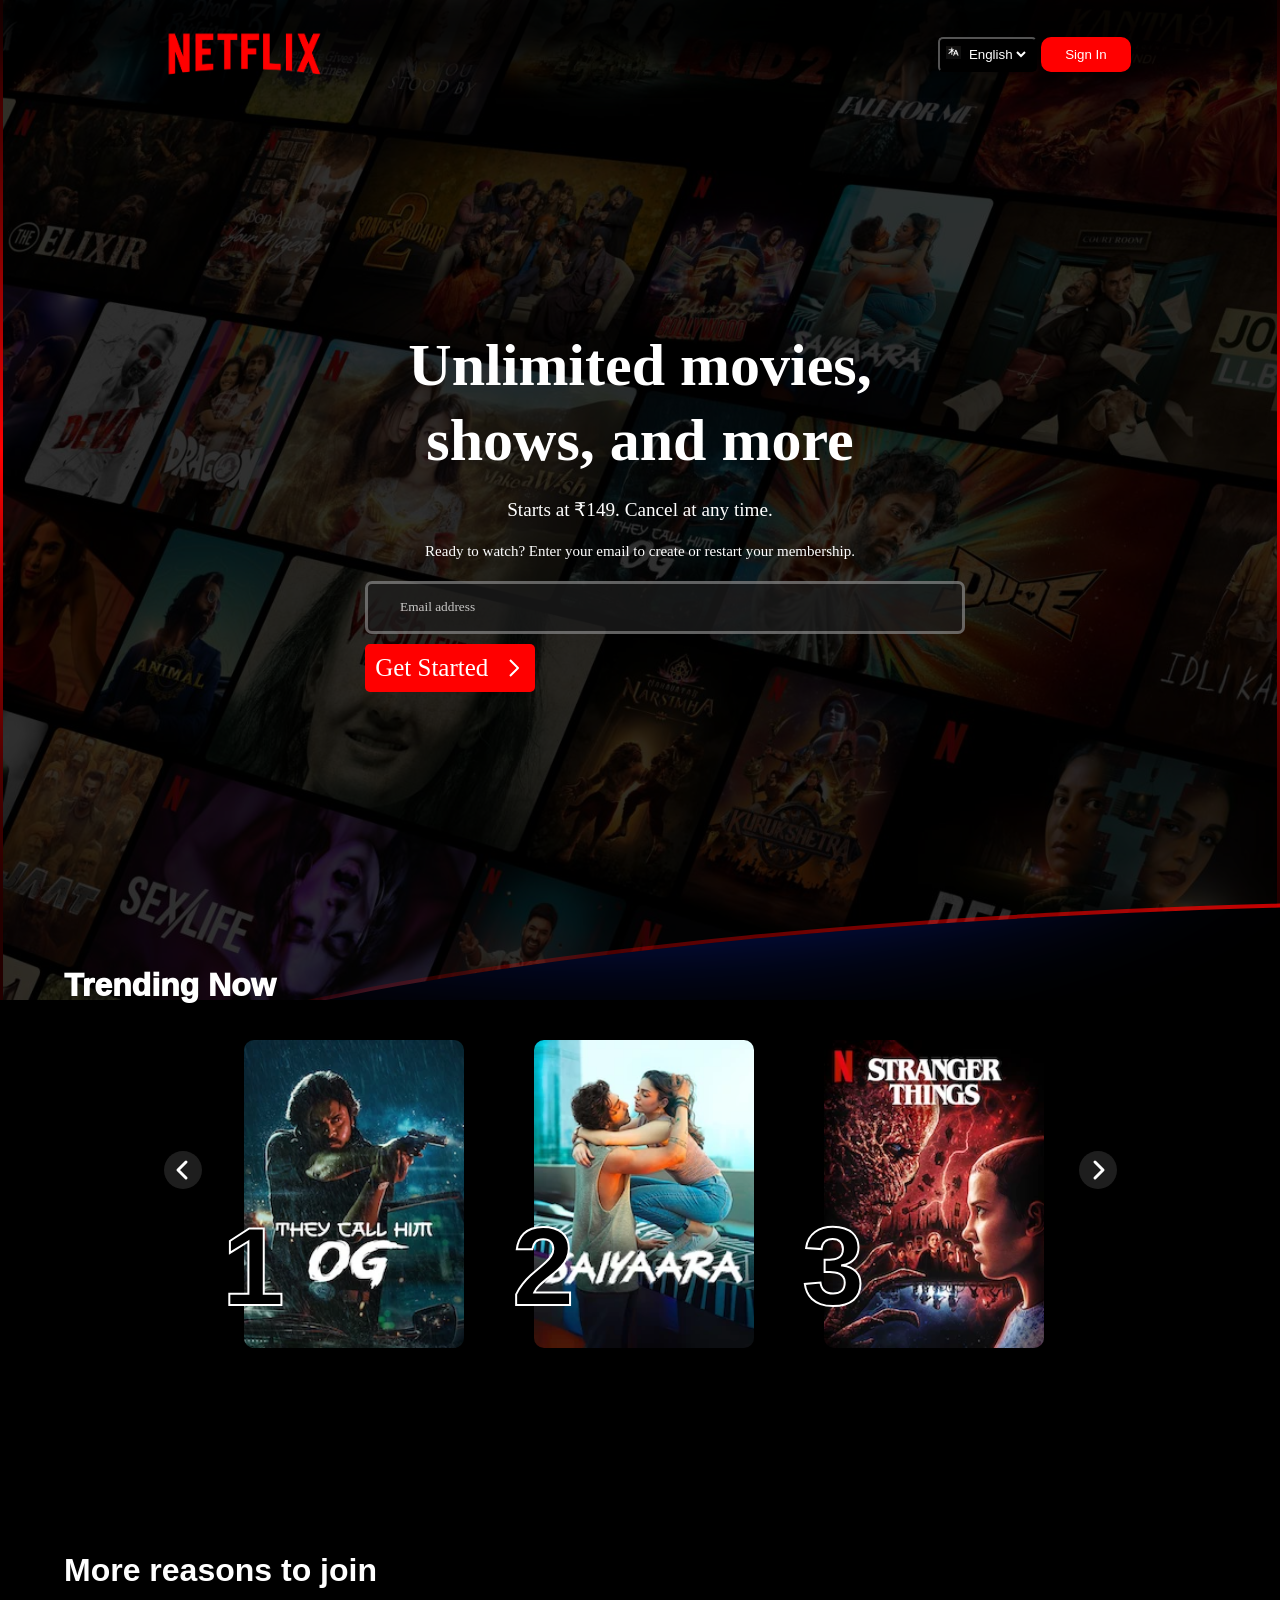
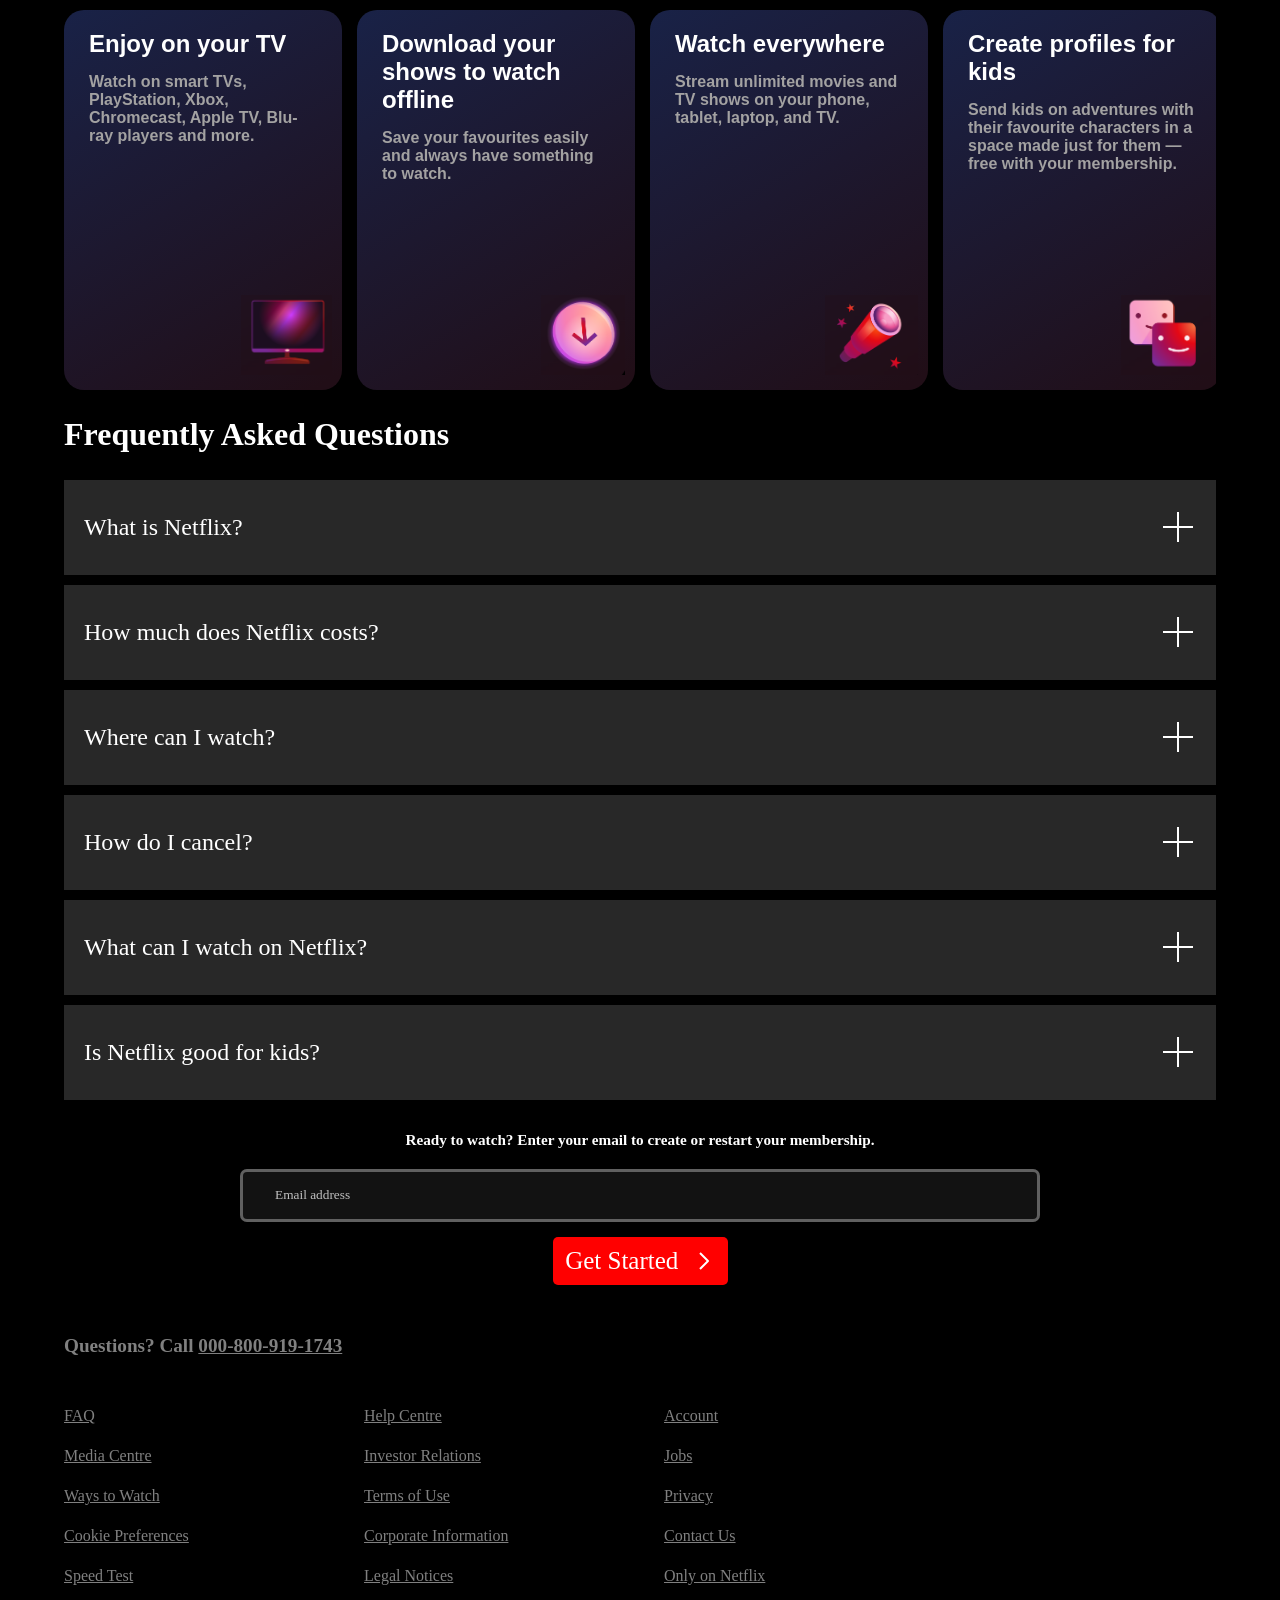
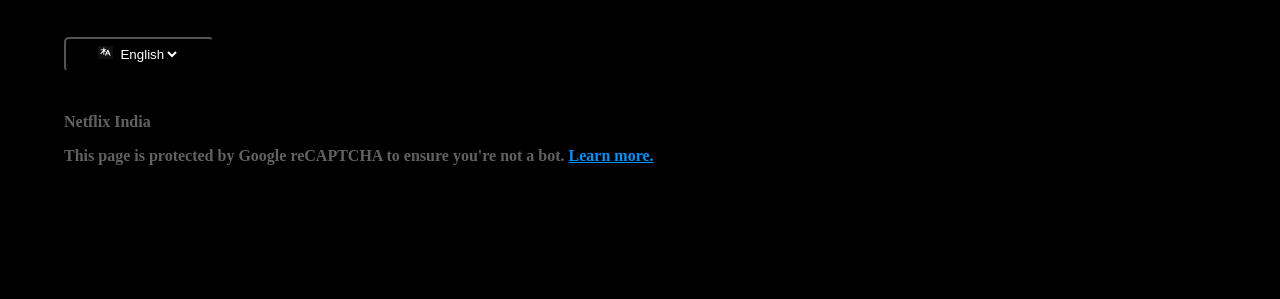
<file: assets/Netflix clone/index.html>
<!DOCTYPE html>
<html lang="en">

<head>
    <meta charset="UTF-8">
    <meta name="viewport" content="width=device-width, initial-scale=1.0">
    <title>NITFLIX</title>
    <link rel="stylesheet" href="style.css">
</head>

<body>

    <div class="red-effect">
        <div></div>
        <div></div>
    </div>
    <div class="shiny-red-lines">
        <div></div>
        <div></div>

    </div>
    <div class="main">
        <div class="main-text">
            <main>
                <h2>Unlimited movies, shows, and more</h2>
                <h5>Starts at ₹149. Cancel at any time.</h5>
                <h6>Ready to watch? Enter your email to create or restart your membership.
                </h6>
                <input class="email-add" type="email" id="input-email" placeholder="Email address">
                <div id="js1"> ! Enter a valid email address...</div>
                <button class="get-started" id="submit-btn" href="">Get Started &nbsp;
                    <svg viewBox="0 0 24 24" width="24" height="24" data-icon="ChevronRightMedium"
                        data-icon-id=":R9qlall9lblap6:" aria-hidden="true" xmlns="http://www.w3.org/2000/svg"
                        fill="none" role="img">
                        <path fill="currentColor" fill-rule="evenodd"
                            d="m15.59 12-7.3 7.3 1.42 1.4 8-8a1 1 0 0 0 0-1.4l-8-8-1.42 1.4z" clip-rule="evenodd">
                        </path>
                    </svg> </button>
            </main>
        </div>

    </div>
    <div class="main-dark-effect"></div>
    <nav class="nav">
        <img class="netflix-logo" src="Asasets/Netflix_Logo_PMS.png" alt="logo">
        <div class="a">
            <button class="lang-button">
                <img class="lang-logo" src="Asasets/language-logo.png" alt="img">
                <select name="" id="">
                    <option lang="en" label="English" value="en-IN" selected="">English</option>
                    <option lang="hi" label="हिन्दी" value="hi-IN">हिन्दी</option>
                </select>
            </button>
            <button class="signin">Sign In</button>
        </div>
    </nav>
    <nav class="dark-nav"></nav>






    <div class="curve-red-container">
        <div class="curve-red"></div>
        <div class="curve-red-helper">
            <div class="blue-effect"></div>
        </div>

    </div>


    </div>
    <div class="container">
        <div class="container-a">
            <h2> Trending Now </h2>
        </div>

        <div class="container-c">
            <div>
                <h1 class="c-title">More reasons to join </h1>
            </div>
            <div class="c-divs-container">
                <div class="c-1">
                    <h2>Enjoy on your TV</h2>
                    <h4>Watch on smart TVs, PlayStation, Xbox, Chromecast, Apple TV, Blu-ray players and more.</h4>
                    <img src="Asasets/Screenshot 2025-12-10 101550.png" alt="">
                </div>
                <div class="c-2">
                    <h2>Download your shows to watch offline</h2>
                    <h4>Save your favourites easily and always have something to watch.</h4>
                    <img src="Asasets/wer.png" alt="">
                </div>
                <div class="c-3">
                    <h2>Watch everywhere</h2>
                    <h4>Stream unlimited movies and TV shows on your phone, tablet, laptop, and TV.</h4>
                    <img src="Asasets/Screenshot 2025-12-10 102048.png" alt="">
                </div>
                <div class="c-4">
                    <h2>Create profiles for kids</h2>
                    <h4>Send kids on adventures with their favourite characters in a space made just for them — free
                        with
                        your
                        membership.</h4>
                    <img src="Asasets/gggghh.png" alt="">
                </div>
            </div>
        </div>
        <div class="container-d">
            <h2>Frequently Asked Questions</h2>
            <ul>
                <li>
                    <h1>What is Netflix?</h1>
                    <svg id="+sign-1" viewBox="0 0 36 36" width="36" height="36" data-icon="PlusLarge"
                        data-icon-id=":Rjal6hlalailqp6:" aria-hidden="true"
                        class="default-ltr-iqcdef-cache-1ulhx3w e1jjil14" xmlns="http://www.w3.org/2000/svg" fill="none"
                        role="img">
                        <path fill="currentColor" fill-rule="evenodd" d="M17 17V3h2v14h14v2H19v14h-2V19H3v-2z"
                            clip-rule="evenodd"></path>
                    </svg>
                    <li  style="display: none;" class="que-ans" id="que1">Netflix is a streaming service that offers a wide variety of award-winning TV shows, movies, anime, documentaries and more – on thousands of internet-connected devices.
<br>
You can watch as much as you want, whenever you want, without a single ad – all for one low monthly price. There's always something new to discover, and new TV shows and movies are added every week!</li>
                </li>
                
                <li>
                    <h1>How much does Netflix costs?</h1>
                    <svg id="+sign-2" viewBox="0 0 36 36" width="36" height="36" data-icon="PlusLarge"
                        data-icon-id=":Rjal6hlalailqp6:" aria-hidden="true"
                        class="default-ltr-iqcdef-cache-1ulhx3w e1jjil14" xmlns="http://www.w3.org/2000/svg" fill="none"
                        role="img">
                        <path fill="currentColor" fill-rule="evenodd" d="M17 17V3h2v14h14v2H19v14h-2V19H3v-2z"
                            clip-rule="evenodd"></path>
                    </svg>
                    <li  style="display: none;" class="que-ans" id="que2">Watch Netflix on your smartphone, tablet, Smart TV, laptop, or streaming device, all for one fixed monthly fee. Plans range from ₹149 to ₹649/month.</li>
                </li>
                <li>
                    <h1>Where can I watch?</h1>
                    <svg id="+sign-3" viewBox="0 0 36 36" width="36" height="36" data-icon="PlusLarge"
                        data-icon-id=":Rjal6hlalailqp6:" aria-hidden="true"
                        class="default-ltr-iqcdef-cache-1ulhx3w e1jjil14" xmlns="http://www.w3.org/2000/svg" fill="none"
                        role="img">
                        <path fill="currentColor" fill-rule="evenodd" d="M17 17V3h2v14h14v2H19v14h-2V19H3v-2z"
                            clip-rule="evenodd"></path>
                    </svg>
                    <li  style="display: none;" class="que-ans" id="que3">Watch anywhere, anytime. Sign in with your Netflix account to watch instantly on the web at netflix.com from your personal computer or on any internet-connected device that offers the Netflix app, including smart TVs, smartphones, tablets, streaming media players and game consoles.
<br>
You can also download your favourite shows with the iOS or Android app. Use downloads to watch while you're on the go and without an internet connection. Take Netflix with you anywhere.</li>
                </li>
                <li>
                    <h1>How do I cancel?</h1>
                    <svg id="+sign-4" viewBox="0 0 36 36" width="36" height="36" data-icon="PlusLarge"
                        data-icon-id=":Rjal6hlalailqp6:" aria-hidden="true"
                        class="default-ltr-iqcdef-cache-1ulhx3w e1jjil14" xmlns="http://www.w3.org/2000/svg" fill="none"
                        role="img">
                        <path fill="currentColor" fill-rule="evenodd" d="M17 17V3h2v14h14v2H19v14h-2V19H3v-2z"
                            clip-rule="evenodd"></path>
                    </svg>
                    <li  style="display: none;" class="que-ans" id="que4">Netflix is flexible. You can easily cancel your account online in two clicks. There are no cancellation fees – start or stop your account anytime.</li>
                </li>
                <li>
                    <h1>What can I watch on Netflix?</h1>
                    <svg id="+sign-5" viewBox="0 0 36 36" width="36" height="36" data-icon="PlusLarge"
                        data-icon-id=":Rjal6hlalailqp6:" aria-hidden="true"
                        class="default-ltr-iqcdef-cache-1ulhx3w e1jjil14" xmlns="http://www.w3.org/2000/svg" fill="none"
                        role="img">
                        <path fill="currentColor" fill-rule="evenodd" d="M17 17V3h2v14h14v2H19v14h-2V19H3v-2z"
                            clip-rule="evenodd"></path>
                    </svg>
                    <li   style="display: none;" class="que-ans" id="que5">Netflix has an extensive library of feature films, documentaries, shows, anime, award-winning Netflix originals, and more. Watch as much as you want, anytime you want.</li>
                </li>
                <li>
                    <h1>Is Netflix good for kids?</h1>
                    <svg id="+sign-6" viewBox="0 0 36 36" width="36" height="36" data-icon="PlusLarge"
                        data-icon-id=":Rjal6hlalailqp6:" aria-hidden="true"
                        class="default-ltr-iqcdef-cache-1ulhx3w e1jjil14" xmlns="http://www.w3.org/2000/svg" fill="none"
                        role="img">
                        <path fill="currentColor" fill-rule="evenodd" d="M17 17V3h2v14h14v2H19v14h-2V19H3v-2z"
                            clip-rule="evenodd"></path>
                    </svg>
                    <li  style="display: none;" class="que-ans" id="que6">The Netflix Kids experience is included in your membership to give parents control while kids enjoy family-friendly TV shows and films in their own space.
<br>
Kids profiles come with PIN-protected parental controls that let you restrict the maturity rating of content kids can watch and block specific titles you don’t want kids to see.</li>
                </li>
            </ul>
        </div>
        <div class="container-e">
            <h5>Ready to watch? Enter your email to create or restart your membership.</h5>
            <input type="email" class="email-add-2" placeholder="Email address">
            <button class="get-started-2">Get Started &nbsp;
                <svg viewBox="0 0 24 24" width="24" height="24" data-icon="ChevronRightMedium"
                    data-icon-id=":R9qlall9lblap6:" aria-hidden="true" xmlns="http://www.w3.org/2000/svg" fill="none"
                    role="img">
                    <path fill="currentColor" fill-rule="evenodd"
                        d="m15.59 12-7.3 7.3 1.42 1.4 8-8a1 1 0 0 0 0-1.4l-8-8-1.42 1.4z" clip-rule="evenodd">
                    </path>
                </svg></button>

        </div>
        <div class="last-view">
            <h2>Questions? Call <a href="/">000-800-919-1743</a> </h2>
            <div class="last-links">
                <a href="">FAQ</a>
                <a href="">Help Centre</a>
                <a href="">Account</a>
                <a href="">Media Centre</a>
                <a href="">Investor Relations</a>
                <a href="">Jobs</a>
                <a href="">Ways to Watch</a>
                <a href="">Terms of Use</a>
                <a href="">Privacy</a>
                <a href="">Cookie Preferences</a>
                <a href="">Corporate Information</a>
                <a href="">Contact Us</a>
                <a href="">Speed Test</a>
                <a href="">Legal Notices</a>
                <a href="">Only on Netflix</a>
            </div>
            <button class="lang-button">
                <img class="lang-logo" src="Asasets/language-logo.png" alt="img">
                <select name="" id="">
                    <option lang="en" label="English" value="en-IN" selected="">English</option>
                    <option lang="hi" label="हिन्दी" value="hi-IN">हिन्दी</option>
                </select>
            </button>
            <h1>Netflix India</h1>
            <h3>This page is protected by Google reCAPTCHA to ensure you're not a bot. <a href=""> Learn more.</a></h3>
        </div>

        <pre>






        </pre>

    </div>


    <div class="cont-b-head">
        <button id="left-scroll-button" class="leftscroll">
            <svg width="40" height="40" viewBox="0 0 40 40">
                <circle cx="20" cy="20" r="19" fill="#1e1e1e" />
                <path d="M23 12 L15 20 L23 28" fill="none" stroke="#ffffff" stroke-width="3" stroke-linecap="round"
                    stroke-linejoin="round" />
            </svg>
        </button>
        <div class="container-b" id="cont-b">

            <div> <img src="Asasets/a (1).webp" alt="img">
                <h1>1</h1>
            </div>
            <div> <img src="Asasets/a (2).webp" alt="img">
                <h1>2</h1>
            </div>
            <div> <img src="Asasets/a (3).webp" alt="img">
                <h1>3</h1>
            </div>
            <div> <img src="Asasets/a (4).webp" alt="img">
                <h1>4</h1>
            </div>
            <div> <img src="Asasets/a (5).webp" alt="img">
                <h1>5</h1>
            </div>
            <div> <img src="Asasets/a (6).webp" alt="img">
                <h1>6</h1>
            </div>
            <div> <img src="Asasets/a (7).webp" alt="img">
                <h1>7</h1>
            </div>
            <div> <img src="Asasets/a (8).webp" alt="img">
                <h1>8</h1>
            </div>
            <div> <img src="Asasets/a (9).webp" alt="img">
                <h1>9</h1>
            </div>
            <div> <img src="Asasets/a (10).webp" alt="img">
                <h1>10</h1>
            </div>



        </div>
        <button id="right-scroll-button" class="rightscroll"><svg width="40" height="40" viewBox="0 0 40 40">
                <circle cx="20" cy="20" r="19" fill="#1e1e1e" />
                <path d="M17 12 L25 20 L17 28" fill="none" stroke="#ffffff" stroke-width="3" stroke-linecap="round"
                    stroke-linejoin="round" />
            </svg>
        </button>
    </div>



    <script src="right.js"></script>
</body>

</html>
</file>
<file: style.css>
*{
    margin: 0;
    padding: 0;
    
}

body{
    font-family: Arial, Helvetica, sans-serif;
    background-color: #000000;
    cursor:default;
    color: white;
    background-image: url(assets/download.jpg);
    background-size: cover;
    max-width: 100%;
    overflow-x: hidden;

}
a{
    text-decoration: none;
    cursor: pointer;
}

.header{
    display: flex;
    align-items: baseline;
    justify-content: center;
    gap: 1%;
   margin-top: 5px;
   background: 
   linear-gradient(
    90deg,
    rgb(39, 4, 4) 0%,
    rgb(91, 2, 2) 50%,
    rgb(39, 4, 4) 100%
   );
   color: #fff;
width: 100%;
}

.profile img{
    width: 250px;
    max-width: 30%;
    height: auto;
    border-radius: 50%;
    display: block;
    margin: 2% ;
}
.profile video{
    width: 500px;
    max-width: 60%;
    height: auto;
    border-radius: 10px;
    display: block;
    margin: 2% ;
}
.profile{
    display: flex;
    justify-content: space-between;
    flex-wrap:nowrap;
    align-items: center;
    width: 900px;
    max-width: 90%;
    height: auto;
background: linear-gradient(135deg, #0a0000, #3d0000, #000000);
        justify-self: center;
        border-radius: 10px;
        margin-top: 5%;
}
.main-header{
           background-image: url(assets/ffd.png);
           background-size: cover;
           width: 100%;
           height: 630px;
           display: flex;
           flex-direction: column;
           align-items: center;
           justify-content: start;
}

.aboutme {
    margin: 5% 50px auto;
    width: auto;
    background: linear-gradient(135deg, #0a0000, #3d0000, #000000);
    padding: 20px;
    border-radius: 10px;
    color: #fff;
    display: flex;
    justify-content: center;
    align-items: center;
    flex-direction: column;
}
#aboutme1{
    cursor: pointer;
}

#aboutme1:hover{
    border: 1px solid blue;
}


#aboutme2 {
      display: none;
}

.background img{
width: 100vw;
}

main{
    width: 100%;

    /* height: 1000px; */
    justify-self: center;
    background-image: url(assets/kkkt2.png);
    background-size: cover;
    background-position: center center;
        /* background: linear-gradient(135deg, #000000, #02113a, #410306, #052350, #000000); */
        margin-top: 0px;
        display: flex;
        flex-direction: column;

} 
.clones h4{
    margin-bottom: 20px;
}

.clones h2{
    text-align: center;
    color: rgb(132, 255, 0);
    margin-top: 20px;
background: linear-gradient(
    90deg,
    rgb(25, 25, 25) 0%,
    rgb(116, 115, 115) 50%,
    rgb(26, 26, 26) 100%
);
padding-block: 5px;
}

.clone-insider{
    display: flex;
    justify-content: space-evenly;
    align-items: center;
    padding: 5%;
    gap: 20px;
    
}

.webclone{
    background-color: #0a0000;
    padding: 1%;
    border-radius: 10px;
    width: 400px;
    height: 200px;
    text-align: center;
    display: flex;
    flex-direction: column;
    justify-content: space-evenly;
}


.vl{
    background: linear-gradient(
        135deg,
        rgb(3, 3, 162) 0%,
        rgb(81, 5, 96) 100%
    );
    padding: 2%;
    margin-block: 5%;
color:white;
}
.ph{
     background: linear-gradient(
        135deg,
        rgb(81, 5, 96) 0%,
        rgb(3, 3, 162) 100%
    );
    padding: 2%;
    color:white;
    
}

.webclone h3{
font-size: 20px;
}

.article-header{
    text-align: center;
    background:linear-gradient(
        135deg,
        rgb(158, 255, 2) 0%,
        rgb(37, 0, 0) 25%,
        rgb(36, 3, 3) 50%,
        rgb(33, 4, 4) 75%,
        rgb(158, 255, 2) 100%
    );
    font-size: larger;
    color:greenyellow;
    padding-block: 10px;
    margin-block-end: 20px;
}


.benifit{
    background: linear-gradient(
        135deg,
        rgb(0, 0, 253) 0%,
        rgb(91, 8, 4) 50%,
        rgb(0, 0, 255) 100%
        
    );
    border: 2px solid red;
    width:500px;
    min-height: 333px;
    border-radius: 10px;
    justify-self: center;
    text-align: center;
    display: flex;
    flex-direction: column;
    gap: 15px;
    z-index: 10;
    flex-wrap: wrap;
   
}
.benifit h2{
    background-color: black;
    margin-bottom: 25px;
}
.benifit p{
    color: rgb(239, 239, 239);
    font-size: large;
   margin-inline: 25px;
    justify-self: center;
    line-height: 25px;
}
.benifits{
   
    display: grid;
    grid-template-columns: auto 500px auto ;
    grid-template-rows: 1fr 1fr 1fr 1fr 1fr 1fr 0fr;
    gap: 100px;
    justify-content: center;
    align-items: center;
}

.imgs{
    width: 250px;
    border-radius: 10px;
}

#img1a,#img1b{
    grid-column: 2/3;
    grid-row: 1/2;
}

#benifit1{
     grid-column: 2/3;
    grid-row: 1/2;
}

#img2a,#img2b{
    grid-column: 2/3;
    grid-row: 2/3;
}
#benifit2{
     grid-column: 2/3;
    grid-row: 2/3;
}

#img3a,#img3b{
    grid-column: 2/3;
    grid-row: 3/4;
}
#benifit3{
     grid-column: 2/3;
    grid-row: 3/4;
}

#img4a,#img4b{
    grid-column: 2/3;
    grid-row: 4/5;
}
#benifit4{
     grid-column: 2/3;
    grid-row: 4/5;
}

#img5a,#img5b{
    grid-column: 2/3;
    grid-row: 5/6;
}
#benifit5{
     grid-column: 2/3;
    grid-row: 5/6;
}

#img6a,#img6b{
    grid-column: 2/3;
    grid-row: 6/7;
}
#benifit6{
     grid-column: 2/3;
    grid-row: 6/7;
}

footer{
    text-align: center;
    background-image: url(assets/download\ \(1\).jfif);
    background-size: contain;
}

footer h2{
    background: linear-gradient(135deg, #0a0000, #610606, #000000);
    
}

.footer-box{
    width: 80%;
    height: 200px;
    justify-self: center;
    display: flex;
    justify-content: center;
    align-items: center;
    font-size: 1.5rem;
    background: linear-gradient(
        135deg,
        black 0%,
        rgb(167, 153, 153) 25%,
        rgb(156, 75, 75)50%,
        rgb(158, 147, 147) 75%,
        black 100%

    );
}

iframe{
    width: 100%;
    height: 100vh;
    border: 5px solid green;
    display: none;
}


#exit{
    padding-inline: 1%;
    background-color: #000000;
    color: aqua;
    display: none;
}
#exit:hover{
    color: red;
}



@keyframes ani1{
    0%{
transform: translateX(0px);
    }
    100%{
transform: translateX(-100%);
    }
}

@keyframes rani1{
    0%{
transform: translateX(-100%);
    }
    100%{
transform: translateX(0px);
    }
}

@keyframes ani2{
    0%{
transform: translateX(0px);
    }
    100%{
transform: translateX(100%);
    }
}

@keyframes rani2{
    0%{
transform: translateX(100%);
    }
    100%{
transform: translateX(0px);
    }
}

article{
    width: 100%;
    max-width: 100%;
}



@media only screen and (max-width:750px){
.main-header{
    height: auto;
    min-height: 450px;
}
.imgs{
 width:100% !important;
 width: auto;
}
.benifits{
/* grid-template-columns: auto 30% auto; */
grid-template-columns: auto 30% auto;
grid-template-rows:auto auto auto auto auto auto auto ;
align-items: start;
justify-content: center;
}

.benifit{
    width:100%;

}

.benifit h2{
    font-size: 100%;
}
.benifits p{
    font-size: 100%;
    padding: 0;
    margin: 0;
    padding-inline: 1%;
}
.webclone{
    width: 45%;
    font-size: 100%;
}

.aboutme{
    font-size: 100%;
}
#aboutme2{
    width: 90%;
}
#aboutme1{
    font-size: 50%;
}

.benifit h2{
    width: 100%;
}

*{
    font-size: 100%;
}



    }


    #sorry{
        display: flex;
        flex-direction: column;
        justify-self: center;
        text-align: center;
        background: linear-gradient(
            90deg,
    rgb(39, 4, 4) 0%,
    rgb(91, 2, 2) 50%,
    rgb(39, 4, 4) 100%
        );
        padding: 10px;
        border-radius: 10px;
        position: absolute;
        top: 30vh;
        display: none ;
    }

    #sorry a{
        color: aqua;
    }
    .note-at-webclones-end{
        color: rgb(255, 255, 255);
    background-color:#000000;
       padding-inline-start: 10px;
       margin-block: 0px !important;
       padding-block: 0px !important;
    }
</file>
<file: assets/a Spotify Clone/style.css>
body {
  background-color: rgb(0, 0, 0);
  font-family: Arial, Helvetica, sans-serif;
  color: #fff;
  overflow: hidden;
}

img{
  -webkit-user-drag: none;
}

svg {
  background-color: #fff;
  /* height: 100px; */

}

/* NAVBAR */
nav {
  height: 70px;
  display: flex;
  justify-content: space-between;
  align-items: center;
  position: fixed;
  top: 0px;
  left: 0px;
  right: 0px;
  background-color: black;
  z-index: 10;
  /* margin-top: -10px; */
}

.flex-help-navbar-1 {

  display: flex;
  justify-content: space-between;
  align-items: center;
  gap: 5%;
  margin-left: -20px;
}

.spotify-logo {
  height: 40px;
  width: 45px;
  overflow: hidden;
  border-radius: 100px;
  margin-left: 5%;
  color: #558705;
  background-color: transparent;
  transform: scale(1.5);

}

.home-logo {
  height: 55px;
  width: 70px;
  overflow: hidden;
  border-radius: 100px;
  display: flex;
  align-items: center;
  justify-content: center;
  flex-wrap: nowrap;
  background-color: rgb(72, 72, 72);

}

.home-logo svg {
  transform: scale(0.4);

  background-color: rgb(72, 72, 72);
  fill: white;
}

#search-bar {
  height: 60px;
  width: 550px;
  background-color: rgb(37, 37, 37);
  display: flex;
  justify-content: space-around;
  gap: 25%;
  align-items: center;
  overflow: hidden;
  border-radius: 30px;
  margin-left: -20px;
}

#search-bar svg {
  height: 50px;
  border-radius: 100px;
  background-color: transparent;
  fill: rgb(160, 160, 160);

}

#input-search {
  background-color: transparent;
  border: none;
  font-size: 15px;
  color: white;
}

#input-search::placeholder {
  color: #cacaca;
}

#input-search[type="text"]:focus {
  outline: none;
  box-shadow: none;
}

.flex-help-searchbar-1 {
  display: flex;
  justify-content: center;
  align-items: center;
  gap: 10%;
}

.flex-help-searchbar-2 {
  display: flex;
  align-items: center;
  justify-content: space-around;
  color: rgb(160, 160, 160);
  font-size: 45px;
  font-weight: 1000;
}

.flex-help-searchbar-2 svg {
  transform: scale(0.7);
}

.nav-right-things {


  display: flex;
  justify-content: space-between;
  align-items: center;
  gap: 10px;
}

.explore-premium {
  font-family: Arial, Helvetica, sans-serif;
  border-radius: 25px;
  height: 35px;
  font-weight: 700;
  padding-inline: 15px;
  background-color: #fff;
}

.install-app {
  color: rgb(160, 160, 160);
  font-family: Arial, Helvetica, sans-serif;
  text-decoration: none;
  display: flex;
  align-items: center;
  margin-inline: 15px;
}

.install-app svg {
  width: 25px;
  height: 25px;
  border-radius: 20px;
background-color: transparent;
}

.people-icon,
.bell-icon,
.profile {
  border: none;
  background-color: transparent;
}

.bell-icon svg,
.people-icon svg {
  background-color: transparent;
  height: 20px;
  fill: aliceblue;
}

.profile div {
  width: 50px;
  height: 50px;
  border-radius: 50px;

  color: #fff;
  display: flex;
  align-items: center;
  justify-content: center;
  font-size: larger;
  box-shadow: inset rgb(78, 78, 78) 0px 0px 5px 5px;
}

main {
  display: flex;

}

.side-panel {
  width: 300px;
  background-color: rgb(15, 15, 15);
  color: #fff;
  font-family: Arial, Helvetica, sans-serif;
  border-radius: 10px;
  position: sticky;
  top: 75px;
  left: 0px;
  max-height: 70vh;
  overflow-y: scroll;
  scrollbar-width: none;
   
}

.your-library {
  display: flex;
  justify-content: space-between;
  padding-inline: 10px;
  font-size: 0.7rem;
}

.plus-button svg {
  height: 20px;
  background-color: transparent !important;
  fill: #fff;
}

.plus-button {
  background-color: transparent;
  border: none;
}

.library-section {
  background-color: #1f1f1f;
  border-radius: 15px;
  padding: 10px;
  margin: 7px;
  margin-block: 10%;
}

.library-section h2 {
  font-size: 110%;
}

.library-section h3 {
  font-size: 95%;
  font-weight: normal;
}

#create-playlist-button {
  border-radius: 25px;
  height: 2rem;
  background-color: #fff;
  padding-inline: 10px;

}

.hero-section {
  background: linear-gradient(180deg,
      rgb(28, 60, 120) 0%,
      rgb(20, 20, 20) 20%,
      rgb(20, 20, 20) 100%);
  /* width:50%; */
  max-width: 70%;
  border-radius: 15px;
  margin-inline: 10px;
  display:flex;
  flex-direction: column;
  gap: 20px;
  margin-top: 6%;
  height: 75vh;
  overflow: scroll;
  scrollbar-width: none;
 
}

.hero-section-header {
  height: 10%;
  display: flex;
  align-items: center;
  gap: 1%;
  background-color: transparent;
  position: sticky;
  top: 10px;
  width: 100%;
  padding-block: 10px;
}

.hero-section-header button {
  border: none;
  background-color: transparent;
  color: white;
  border-radius: 50px;
  height: 25px;
  padding-inline: 15px;
  margin-left: 10px;
  margin-top: -2%;

}

#header-button1{
  background-color: white;
  color: black;
}



.flex-help-all-songs {
  display: flex;
  align-items: center;
  justify-content: space-between;
}

.flex-help-all-songs h2,
.flex-help-all-songs button {
  margin-inline: 10px;
}

.show-all {
  background-color: transparent;
  border: none;
  color: #e6e6e6;
  font-size: 1rem;
}

.songs-head,.charts-head ,.artist-head{
  display: flex;
  row-gap: 25px; /* for js */ 
 overflow: scroll;
  scrollbar-width: none;
  scroll-behavior: smooth;
  margin-left: 5%;
  margin-right: 8%;
  /* max-width: 60vw; */
}

.div-svg{
  position: relative;
  top: 60%;
}
.div-svg-2{
  position: relative;
  top: 50%;
left: 94%;
}
.div-svg svg,.div-svg-2 svg{
  width: 35px;
  height: 35px;
  background-color: rgb(55, 253, 0);
  fill: #000000;
  border-radius: 50px;

}



.songs-head svg,.artist-head svg,.charts-head svg{
  height: 50px;
  width: 50px;
  background-color: transparent;
  fill: white;
  color: white;
  display: block !important;
}

.songs h3,
.artists h3 {
  font-size: 1rem;
  font-weight: 500;
  color: #fff;
  margin: 0;
  padding: 0;
  margin-inline-start: 10%;
}

.songs h4,
.artists h4 {
  font-size: 0.8rem;
  font-weight: 10;
  color: rgb(217, 217, 217);
  margin: 0;
  padding: 0;
  margin-inline-start: 10%;
}

.songs img:hover,.chart img:hover{
  transform: scale(1.05);
  cursor: pointer;
  transition: all 0.3s ease-in-out;

}

.songs img,.chart img{
  width: 150px;
  border-radius: 7px;
  margin: 5px;
  margin-inline: 15px;
  -webkit-user-drag: none;
  user-select: none;
}

.recommended-songs h6 {
  color: rgb(186, 186, 186);
  margin-bottom: -15px;
  font-size: 0.7rem;
  margin-left: 10px;
}

.artist-head {
  display: flex;
  overflow-x: scroll;
  scrollbar-width: none;
  /* Firefox */
  -ms-overflow-style: none;
  /* IE and Edge */
}

.artist-head::-webkit-scrollbar {
  display: none;
  /* Chrome, Safari, Opera */
}

.artists div {
  width: 150px;
  height: 150px;
  border-radius: 150px;
  display: flex;
  justify-content: center;
  align-items: center;
  overflow: hidden;
  margin-inline: 15px;
}

.artists div img {
  width: 150px;
}

.bottom-music-panel{
  position: fixed;
  bottom: 0px;
  left: 0px;
  right: 0px;
  height: 12%;
  display: flex;
  justify-content: space-between;
z-index: 11;
  background-color: black;
  
}

.flex-help-1-bottom-panel, .flex-help-2-bottom-panel, .flex-help-3-bottom-panel{
  display: flex;
  width: 33%;
}
.flex-help-3-bottom-panel{
  justify-content: end;
}

.bottom-panel-text{
  width: 100%;
}

.bottom-panel-text h3{
 font-size: 1rem;
 margin: 0;
 padding: 7px;
}
.bottom-panel-text h4{
  margin: 0;
  padding: 0;
  font-size: 0.7rem;
  margin-inline-start: 10px;
}
#plus-button-bottom-music-panel{
height: 45px;
background-color: rgb(0, 0, 0);
align-self: center;
margin-inline: 5px;
color: rgb(165, 165, 165);
}

.bottom-music-panel img{
  border-radius: 5px;
  margin-inline-start: 10px;
  
}

.controls{
  margin-inline: 1%;
  /* border: 2px solid red; */
  display: flex;
  flex-direction: column;
  
}

.controls-buttons{
  display: flex;
  justify-content: center;
  align-items: center;
  gap: 5%;
}
.controls-buttons svg{
  height: 25px;
  width: 25px;
  background-color: #000000;
}
.timer{
  display: flex;
  justify-content: center;
  align-items: center;
  gap: 5%;
}
.timer div{
  width: 25vw;
  height: 4px;
  background-color: rgb(74, 74, 74);
  border-radius: 10px;
  
  
}
.timer div div {
  background-color: white;
  width: 0%;
  height: 4px;
  display: flex;
  justify-content: flex-end;
  align-items: center;
 
}

.timer button{
  height: 16px;
  width: 10px;
  border-radius: 20px;
  background-color: #fff;
}

.other-bottom-panel-buttons{
  display: flex;
  justify-content: space-evenly;
  align-items: center;
  
}

.other-bottom-panel-buttons svg{
  width: 30px;
  height: 30px;
  fill: #fff;
  color: white;
  background-color: transparent;
  margin-inline-end: 20px;
}
.volume{
  display: flex;
  justify-content: center;
  align-items: center;
  margin-inline-end: 15px;
}
.volume div{
 width: 9vw;
  height: 4px;
  background-color: rgb(74, 74, 74);
  border-radius: 10px;
  
}
.volume div div{
 background-color: white;
  width: 45%;
  height: 4px;
  display: flex;
  justify-content: flex-end;
  align-items: center;
}
.volume button{
  height: 16px;
  width: 10px;
  border-radius: 20px;
  background-color: #fff;
}

.forjs-music-panel{
  background: linear-gradient(
    180deg,
    red 0%,
    red 100px,
    rgb(26, 26, 26) 400px
  );
  width: 80%;
  min-height: 600px;
  max-width: 80%;
  border-radius: 15px;
  margin-top: 70px;
  display: none;
max-height: 70vh;
overflow: scroll;
scroll-behavior: smooth;
/* scrollbar-width: none; */
}

#back-button-forjs{
  margin-top:1%;
  margin-bottom: -3%;
  width: 30px;
  height: 30px;
  background-color: transparent;

}

.music-bar-forjs img{
width: 180px;
border-radius: 5px;
margin-block: 1.5%;
margin-top: 0px;
margin-inline-start: 1%;
}
.music-bar-forjs {
  display: flex;
  gap: 10px;
  margin-top: 50px;
}

.list-forjs{
  background: linear-gradient(
    180deg,
     rgba(0, 0, 0, 0.65) 0%,
    rgb(23, 23, 23) 100%
  );
  min-height: 500px;
padding-bottom: 10%;
}

.list-buttons-forjs{
display: flex;
justify-content: space-between;
width: 100%;
padding-block: 10px;
}
.list-buttons-forjs svg{
  height: 40px;
  width: 40px;
  /* fill: black; */
  color: rgb(207, 207, 207);
  background-color: transparent;
}
.list-buttons-forjs h5{
  width: 100px;
  display: flex;
  justify-content: center;
  align-items: center;
  margin: 0;padding: 0;
  width: 100%;
}
.list-buttons-forjs svg{
  margin-inline-end: 20px;
}

.flex-help-list-buttons-forjs{
  display: flex;
  justify-content: center;
  align-items: center;
}


#pause-button-forjs{
fill: #a3ea31;
color: black;
  width: 50px;
  height:50px ;
}

#play-button-forjs{
  display: none;
  fill: #a3ea31;
color: black;
  width: 50px;
  height:50px ;
}

#plus-button-forjs, #download-button-forjs, #three-dot-forjs{
width: 30px;
height: 30px;
}

.suggested-songs-forjs{
  display: flex;
  flex-direction: column;
  align-items: center;
  
}

.suggested-songs-top-forjs{
  display: flex;
  align-items: center;
  justify-content: space-between;
   border-bottom: 1px solid rgb(81, 77, 77);
width: 95%;
   border-bottom: 1px solid rgb(75, 72, 72);
}
.suggested-songs-top-forjs svg{
  background-color: transparent;
  width: 15px;
margin-inline-end: 2%;
}
.suggested-songs-top-forjs h5{
margin-inline-start: 2%;

}

.songs-list-forjs{
  display: flex;
  flex-direction: column;
  align-items: center;
}

.list-song{
display: flex;
height: 70px;
width: 95%;
color: #d3d3d3;
margin-block: 15px;
}
.num{width: 50px;}
.num h3{
  margin-inline-start: 15px;
  margin-inline-end: 10px;
}
.list-song-main{
  display: flex;
}
.list-song-main img{
  border-radius: 10px;
  scale: 0.8;
}
.flex-help-list-song-forjs h3, .flex-help-list-song-forjs h4{
margin-block: 0px;
padding-block: 0px;
margin-block-start: 15px;
margin-inline-start: 15px;
}
.flex-help-list-song-forjs h3{
margin-top: 10px;
}
.flex-help-list-song-forjs h4{
  margin-top: 3px;
  margin-bottom: 5px;
}
.time-of-song{
  margin-inline-end: 20px;
  align-self: center;
  font-size: 0.8rem;
  color: #d4d4d4;
}
.flex-help-to-adjust-time-position-forjs{
  display: flex;
  width: 100%;
}






.timer > div {
  flex: 1;
  height: 4px;
  background: #444;
  position: relative;
  cursor: pointer;
}

#timer-js {
  height: 100%;
  width: 0%;
  background: #1db954;
  position: relative;
}

#timer-js button {
  position: absolute;
  right: -6px;
  top: 50%;
  transform: translateY(-50%);
  width: 12px;
  height: 12px;
  border-radius: 50%;
  border: none;
  background: white;
  cursor: pointer;
}


.alert{
  position: absolute;
  top: 50%;
  left: 50%;
  transform: translate(-50%, -50%);
  /* background-color: black; */
  border: 2px solid rgb(255, 255, 255);
  border-radius: 10px;
  padding: 20px;
  width: 800px;
  max-width: 85vw;
  z-index: 20;
  background-image: url(assets/download.jpg);
  background-repeat: no-repeat; 
  background-position: center center;
  background-size: cover;
  color: rgb(255, 255, 255);
 font-weight: 100;
}

.alert-head{
  display: flex;
  justify-content: start;
  align-items: center;
  gap: 50px;
}

.alert-head h3{
  color: rgb(116, 243, 38);
  font-size: 1.5rem;
}

#abz , #abz-2{
  display: flex;
  align-items: center;
  justify-content: end;
}
#ok-button{
  border:1px solid rgb(255, 255, 255);
  border-radius: 5px;
  background-color: #000000;
  color: #ffffff;
  scale: 1.5;
  padding-inline: 7px;
}
 #ok-button-2{
  border:1px solid rgb(255, 255, 255);
  border-radius: 5px;
  background-color: #000000;
  color: #ffffff;
  scale: 1.5;
  padding-inline: 7px;

}
</file>
<file: assets/Netflix clone/style.css>
body {
    background-color: black;
    color: white;
    width: 100%;
    margin: 0;
    padding: 0;
    overflow-x: hidden; 
     overflow-inline: hidden;
    display: flex;
    justify-content: center;
    justify-self: center;
}

body::selection{
    color: aqua;
    background-color: black;
}

* {
    box-sizing: border-box;
}

.red-effect {
    overflow: hidden;
    height: 950px;
    max-width: 100%;
    width: 2400px;
    display: flex;
    /* border: 2px solid white; */
    border-radius: 600px;
    justify-self: center;
    justify-content: center;
    align-items: center;
    gap: 800px;
    filter: blur(30px);

}

.red-effect div {

    height: 800px;
    width: 450px;
    background-color: rgb(126, 39, 39);
    border-radius: 100%;
    filter: blur(170px);
    box-shadow: 0 0 40px 20px red;

}

.main {
    /* max-width: 100vw; */
    width: 1900px;
    /* max-width: 1900px; */
    height: 1000px;
    background-image: url(Asasets/background.jpg);
    background-position: center center;
    background-size: cover;
    position: absolute;
    top: 0px;
    justify-self: center;
    border-inline: 3px solid darkred;
    max-width: 100vw;
    max-height: auto;
    box-sizing: border-box;
}

.main-dark-effect {
    width: 1900px;
    /* max-width: 1900px; */
    height: 1000px;
    position: absolute;
    top: 0px;
    justify-self: center;
    background-color: black;
    opacity: 0.75;
    max-width: 100vw;
    /* max-height: 200vh; */
    box-sizing: border-box;
}

nav {
    margin-top: 14px;
    position: absolute;
    top: 0px;
    display: flex;
    width: 1900px;
    max-width: 100vw;
    flex-wrap: wrap;
    justify-self: center;
    justify-content: space-around;
    align-items: center;
    column-gap: 300px;
    /* border: 2px solid blue; */
    box-sizing: border-box;


}

.dark-nav {
    background-color: rgb(0, 0, 0);
    height: 80px;
    opacity: 0.8;
    filter: blur(15px);
    margin-top: -15px;
    width: 100vw;
    box-sizing: border-box;

}

.nav {
    z-index: 4;
}

.netflix-logo {
    height: 80px;
    filter: contrast(1000);

}

.lang-logo {
    height: 13px;
    /* margin-top: 3px; */
}

.lang-button {
    height: 35px;
    background-color: black;
    color: white;
    border-radius: 5px;

}

.lang-button select {
    background-color: black;
    color: white;
    border: none;
}

.signin {
    height: 35px;
    width: 90px;
    background-color: red;
    color: white;
    border: none;
    border-radius: 10px;

}

.main {
    display: flex;
    justify-content: center;
    align-items: center;
    box-sizing: border-box;
}

.main-text {
    z-index: 10;
    font-family: unset;
    font-size: 2.5rem;
    font-weight: 700;
    text-align: center;
    width: 550px;

    box-sizing: border-box;


}

.main-text h2,
h5,
h6 {
    line-height: 125%;
    box-sizing: border-box;
    margin: 20px;
}

.main-text h5,
h6 {
    font-size: 1.2rem;
    font-weight: normal;
}

.main-text h6 {
    padding-inline: 10px;
    font-size: 15px;
}

.email-add {
    width: 600px;
    height: 53px;
    max-width: 70vw;
    font-family: unset;
    display: block;
    justify-self: center;
    background-color: rgb(28, 28, 28);
    border: none;
    border-radius: 7px;
    opacity: 0.75;
    box-shadow: inset 0px 0px 0px 3px grey;
    color: white;
    bottom: unset;


}

.email-add::placeholder {
    color: white;
    padding-left: 15px;
}

.get-started {
    width: 170px;
    max-width: 50vw;
    min-height: 48px;
    background-color: red;
    border: none;
    border-radius: 5px;
    margin-top: 10px;
    font-family: unset;
    appearance: none;
    color: white;
    font-weight: 500;
    font-size: 25px;

    display: flex;
    justify-content: center;
    justify-self: center;
    align-items: center;
}


.curve-red-container {
    width: 1900px;
    max-width: 100%;
    overflow: hidden;
    position: absolute;
    top: 900px;
    justify-self: center;
    background: transparent;
    /* border: 2px solid green; */
    height: 100px;
}





.curve-red {
    width: 3370px;

    height: 500px;
    /* border-top-left-radius: 50%;
  border-top-right-radius: 50%; */
    border-radius: 50%;



    background: linear-gradient(90deg,
            rgba(255, 0, 0, 0) 0%,
            rgba(255, 0, 0, 0.2) 15%,
            rgba(255, 0, 0, 0.6) 35%,
            rgba(255, 0, 0, 1) 50%,
            rgba(255, 0, 0, 0.6) 65%,
            rgba(255, 0, 0, 0.2) 85%,
            rgba(255, 0, 0, 0) 100%);

    max-width: 240%;
    justify-self: center;
}


.curve-red-helper {
    width: 3370px;
    height: 500px;
    justify-self: center;
    /* border-top-left-radius: 50%;
  border-top-right-radius: 50%; */
    border-radius: 50%;
    max-width: 240%;
    background-color: rgb(0, 0, 0);
    overflow: hidden;
    position: relative;
    top: -496px;


}


.blue-effect {
    width: 1200px;
    height: 350px;
    border-radius: 100%;
    background-color: rgb(9, 35, 168);
    filter: blur(70px);
    position: absolute;
    top: -350px;
    justify-self: center;


}

.container {
    max-width:1250px;
    width: 100%;
    overflow: hidden;
    /* height: 2000px; */
    height: auto;
    /* border: 2px solid red; */
    /* box-sizing: border-box; */
    background-color: (transparent);
    position: absolute;
    top: 940px;
    justify-self: center;
   
}

.shiny-red-lines {
    position: absolute;
    top: 0px;
    width: 1900px;
    max-width: 100vw;
    height: 900px;
    display: flex;
    justify-content: space-between;
    z-index: 2;
    pointer-events: none;
    justify-self: center;
}

.shiny-red-lines div {
    width: 3px;
    height: 900px;

    background: linear-gradient(180deg,
            rgba(255, 0, 0, 0) 0%,
            rgba(255, 0, 0, 0.2) 15%,
            rgba(255, 0, 0, 0.6) 35%,
            rgba(255, 0, 0, 1) 50%,
            /* brightest mid */
            rgba(255, 0, 0, 0.6) 65%,
            rgba(255, 0, 0, 0.2) 85%,
            rgba(255, 0, 0, 0) 100%);
    animation: shine 2s infinite;
}







@media only screen and (max-width:700px) {
    .nav {
        gap: 0px;
    }
    .main-text{
        font-size: 2rem;
    }

}

@media only screen and (max-width:450px) {
    .nav {
        flex-direction: column;
        justify-content: flex-start;
        align-items: flex-start;
    }

    .main-text {
        margin-top: 70px;
        font-size: 1.5rem;
    }

}

@media only screen and (max-width:280px) {
    .main-text {
        font-size: 150%;
        justify-self: center;
    }
}

.container-a {
  
    width: 1250px;
    max-width: 100%;
    display: flex;
    flex-wrap: wrap;
    justify-content: flex-start;
    justify-self: center;

}

.container-a h2 {
    font-weight: 1000;
    font-size: 2rem;
    font-family: "Helvetica Neue", Helvetica, Arial, sans-serif;
    margin-left: 50px;
    /* border: 2px solid rebeccapurple; */

}

.cont-b-head{
   max-width: 100%;
   display: flex;
   justify-content: center;
   gap: 15px;
   position: absolute;
    top: 1040px;
    left: 150px;
    right: 150px;
    /* margin-left: 150px; */
}


.rightscroll{
    background-color:transparent;
    color: white;
    border: none;    
    margin-top: -100px;
    font-size: 30px;
    
    
}
.leftscroll{
    background-color:transparent;
    color: white;
    border: none;
    margin-top: -100px;
    font-size: 30px;
}

.container-b {
    display: flex;
    justify-content: space-around;
    gap: 50px;
    flex-wrap: nowrap;
    width: 1250px;
    max-width: 80%;
    overflow-y: hidden;
    overflow-x: scroll;
    scroll-behavior: smooth;

    -webkit-overflow-scrolling:auto;
    
}

.container-b::-webkit-scrollbar {
  display: none;
}

.container-b div {
    border-radius: 10px;
     scroll-snap-align: start;
     padding-left: 20px;
     cursor: pointer;
}

.container-b div:hover {
    transform: scale(1.05);
    transition: transform 0.3s ease-in-out;
}

.container-b img {
    width: 220px;
    border-radius: 10px;
}

.container-b h1 {
    color: rgb(0, 0, 0);
    /* text-shadow: 2px 2px 0px white ; */
    text-align: center;
    font-weight: 900;
    font-family:'Segoe UI', Tahoma, Geneva, Verdana, sans-serif;
    font-size: 7rem;
    margin-top: -150px;
    margin-left: -200px;
    -webkit-text-stroke: 2px white;
}

.container-c{
    /* border: 2px solid yellow; */
    width: 1250px;
    max-width: 100%;
    display: flex;
    flex-direction: column;
    flex-wrap: wrap;
    justify-content: flex-start;
    justify-self: center;
    margin-top: 500px;
    
    
}

.c-title{
font-family: 'Segoe UI', Tahoma, Geneva, Verdana, sans-serif;
}

.c-divs-container{
    display: flex;
    justify-content: space-around;
    max-width: 80vw;
align-self: center;
gap: 20px;
}

.c-divs-container div{
   display: grid;
   grid-template-rows: 0fr 1.3fr  0.5fr;
margin-right: -5px;
    text-align:start;
  width: 300px;
/* justify-content:flex-end; */


  border-radius: 20px;
     background
: linear-gradient(149deg, #192247 0%, #210e17 96.86%);

}

.c-divs-container div h2, h4{
    margin-inline: 25px;
    font-family: 'Segoe UI', Tahoma, Geneva, Verdana, sans-serif;
 
grid-row: 0/3;
    
}

.c-divs-container div h4{
    margin-top: -5px;
    color: rgb(163, 162, 162);
}



.c-divs-container div img{
    height: 80px;
    position: relative;
    bottom: 0%;
    right: 0px;
    justify-self: end;
    align-self: end;
    margin-bottom: 15px;
    margin-right: 10px;
   
}

.container-d h2{

    font-size: 2rem;
}

.container-d ul li h1{
       font-size: 1.5rem;
       font-family: unset;
       font-weight: 100;
}


.container-d ul li{
    list-style: none;
    display: flex;
    align-items: center;
    justify-content: space-between;
    background-color: rgb(40, 40, 40);
    padding: 20px;
    margin-block: 10px;
   cursor:pointer;
    height: 95px;
list-style-position: inside;
 
}

.container-d li:hover{

     transition-duration: 250ms; 
     transition-property: background-color;
     transition-timing-function:cubic-bezier(0.32,0.94,0.6,1);
     background-color: rgb(65,65,65);                                                                        
  

}

.container-d ul{
margin: 0;padding: 0;
}


.container-e {
    display: flex;
    flex-direction: column;
    align-items: center;
}

.container-e h5{
    font-size: 0.95rem;
    font-style: normal;
}

.email-add-2{
    width: 800px;
    height: 53px;
    max-width: 70vw;
    font-family: unset;
    display: block;
    justify-self: center;
    background-color: rgb(25, 25, 25);
    border: none;
    border-radius: 7px;
    opacity: 0.75;
    box-shadow: inset 0px 0px 0px 3px grey;
    color: white;
    bottom: unset;

}

.email-add-2::placeholder {
    color: white;
    padding-left: 15px;
}

.get-started-2 {
    width: 175px;
    max-width: 50vw;
    min-height: 48px;
    background-color: red;
    border: none;
    border-radius: 5px;
    margin-top: 15px;
    font-family: unset;
    appearance: none;
    color: white;
    font-weight: 500;
    font-size: 25px;

    display: flex;
    justify-content: center;
    justify-self: center;
    align-items: center;
}

.last-view h2, a{
color: gray ;
}

.last-view h2{
    font-size: 1.2rem;
    margin-block: 50px;
}

.last-links{
    display: flex;
    flex-wrap: wrap;
}


.last-links a{
    height: 40px;
    width: 300px;
  
}

.last-view button{
    width: 150px;
    margin-block: 30px;
}

.last-view h1, h3{
    font-size: 1rem;
    color:rgb(97, 97, 97);
}
.last-view h3 a{
    color:rgb(0, 145, 255);
}


@media screen and (max-width:1950px) {
    .container-b{
        max-width: 85vw;
        width: 85%;
    }

    .container-a{
        width: 90%;
        max-width: 90%;
    }

    .container-a h2{
        margin-left: 0px;
    }

    .container{
        max-width: 90%;
   
    }

    .container-c{
        max-width: 100%;
        width: 100%;
    }

    .c-divs-container{
        max-width: 100%;
        width: 100%;
    }

    .c-divs-container div{
       width:900px;
    }
}

@media screen and (max-width:1200px) {
    .c-divs-container div{
      width: 45%;

    }

    .c-divs-container{
        flex-wrap: wrap;
    }
    
}

@media screen and (max-width:750px) {
    .c-divs-container div{
        width: 80%;
    }
}

@media screen and (max-width:1050px) {
    .container-b img{
        width: 180px;
    }

.container-b div h1{
    font-size: 6rem;
    margin-left: -170px;
    margin-top: -120px;
}


    .container-b{
        padding-inline: 100px;
    }

    .container-b div{
        padding-left: 40px;
    }

    .container-a h2{
        font-size: 1.5rem;
    }

    .c-title{
        font-size: 1.5rem;
    }

    .container-d h2, .container-d ul li h1{
        font-size: 1.5rem;
    }

    .last-links a{
        width: 220px;
       gap: 50px;
   

    }

    .last-links{
        flex-wrap: wrap;
    }
}

@media screen and (max-width:500px) {
    .last-links a{
        width: 150px;
        padding-right: 20px;
    }
    .container-b img{
        width: 150px;
    }
    .container-b div h1{
        font-size: 5rem;
        margin-top: -100px;
        margin-left: -150px;
    }
}
@media screen and (max-width: 335px) {
    .last-links a{
        width: 90%;
        padding-left: 10%;
    
    }
}

.email-add, .email-add-2{
padding-left: 20px;
}




/* for js funtionallity */
#js1{
    font-size: 15px;
    background-color: rgb(130, 33, 33);
    color: white;
    height: 15px;
    width: 400px;
    max-width: 80vw;
    border-radius:4px ;
    text-align: left;
    padding: 5px;
    margin: 10px;
   display: none;
   align-items: center;
   flex-wrap: nowrap;
   
}


/* for js animation */
@keyframes move {
    0%{transform: translateX(0px);}
    100%{transform: translateX(-50px);}
}
@keyframes move2 {
    0%{transform: translateX(0px);}
    100%{transform: translateX(50px);}
}
@keyframes move-r-1 {
    0%{transform: translateX(-50px);}
    100%{transform: translateX(0px);}
}
@keyframes move-r-2 {
    0%{transform: translateX(50px);}
    100%{transform: translateX(0px);}
}
@keyframes list-height {
    0%{opacity: 0.4;}
    100%{opacity: 1;}
}



.que-ans{
 
    font-size:25px;
    font-family: Arial, Helvetica, sans-serif;  
    height: auto!important;
    margin-top: -8px!important;
    
}
</file>
